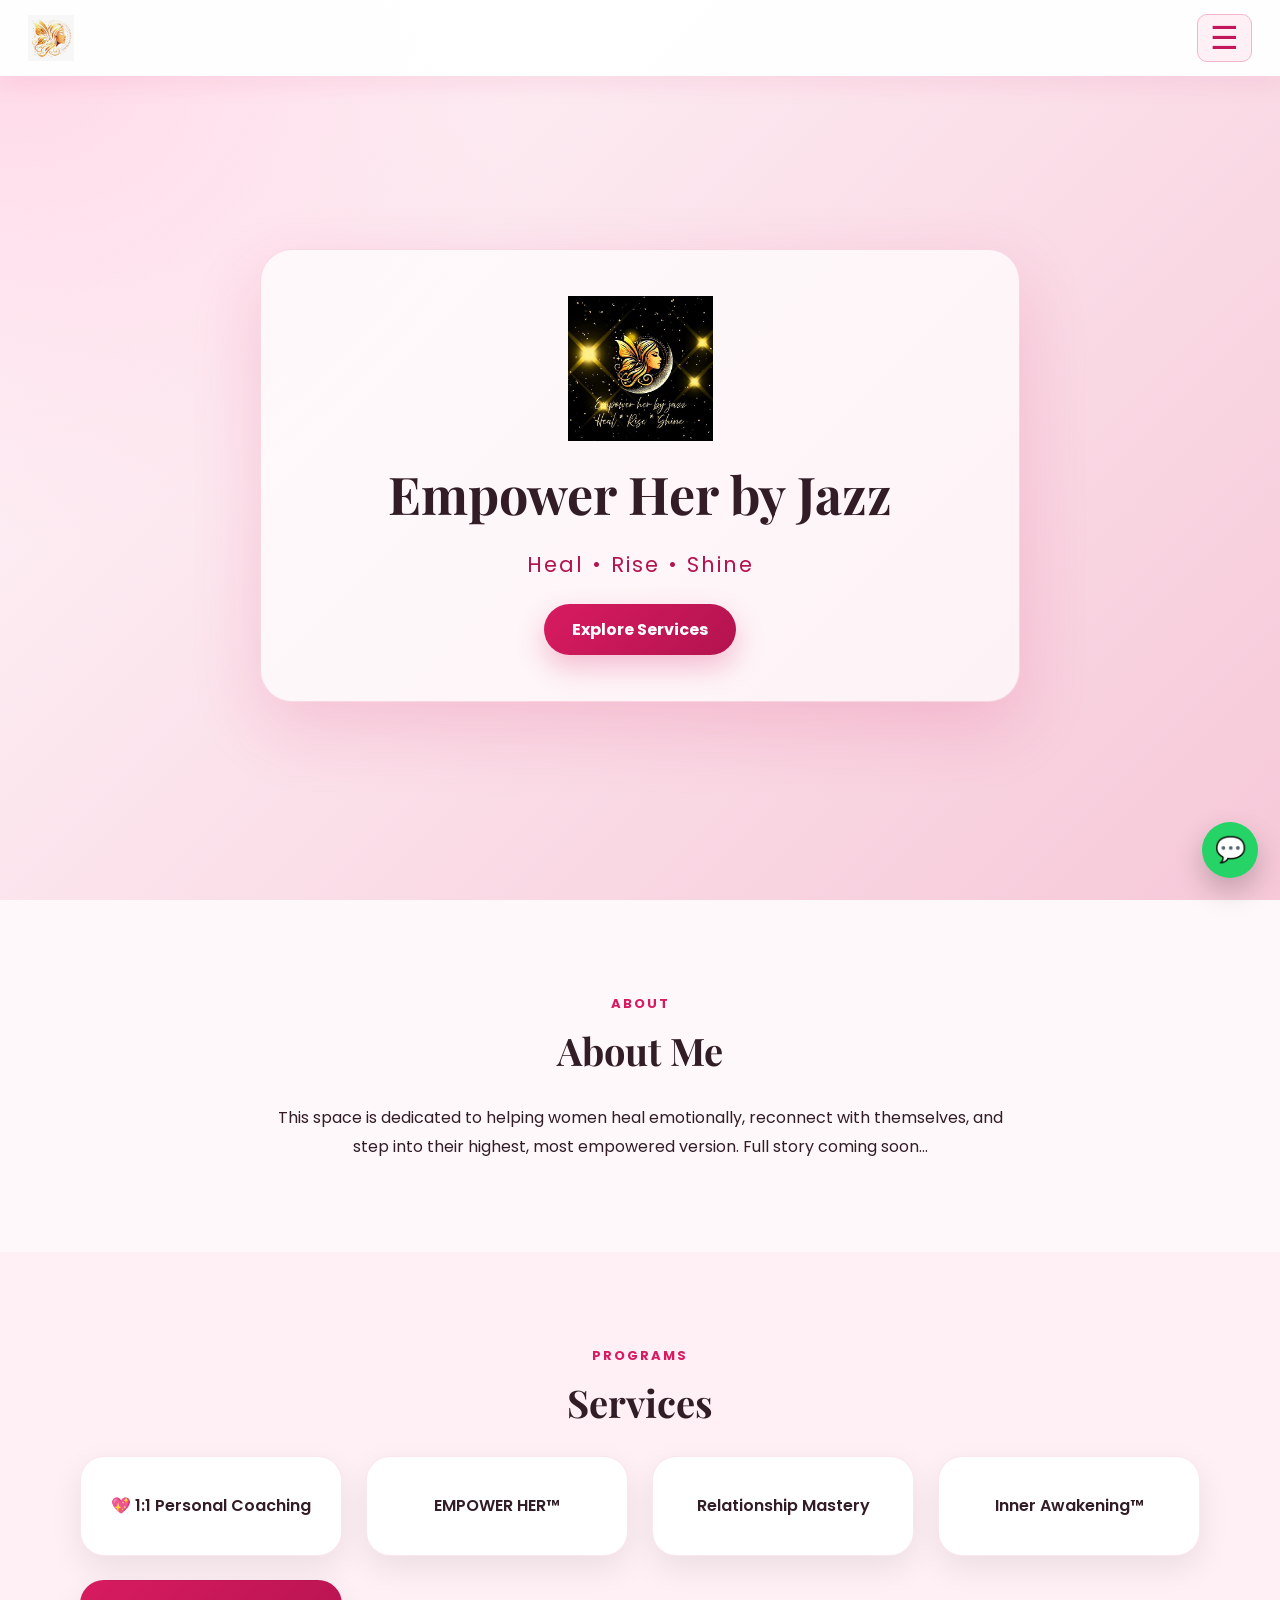
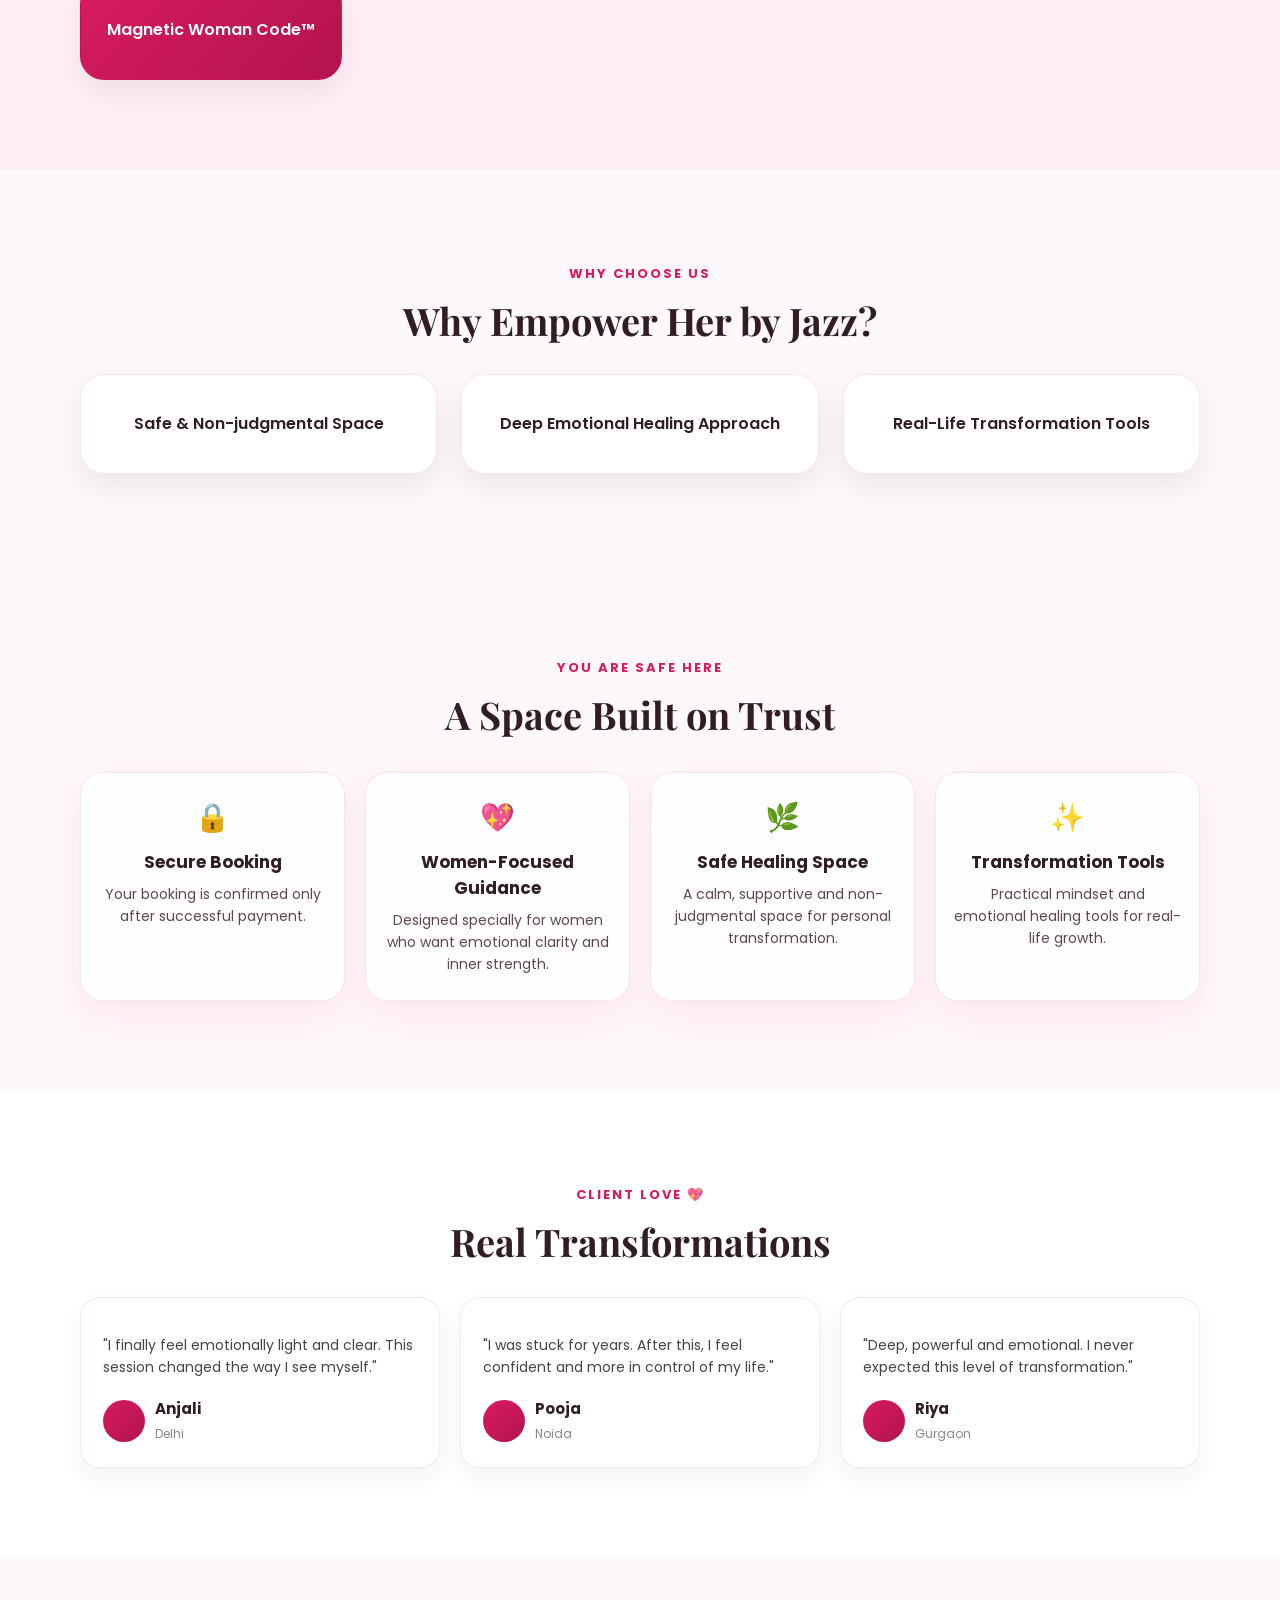
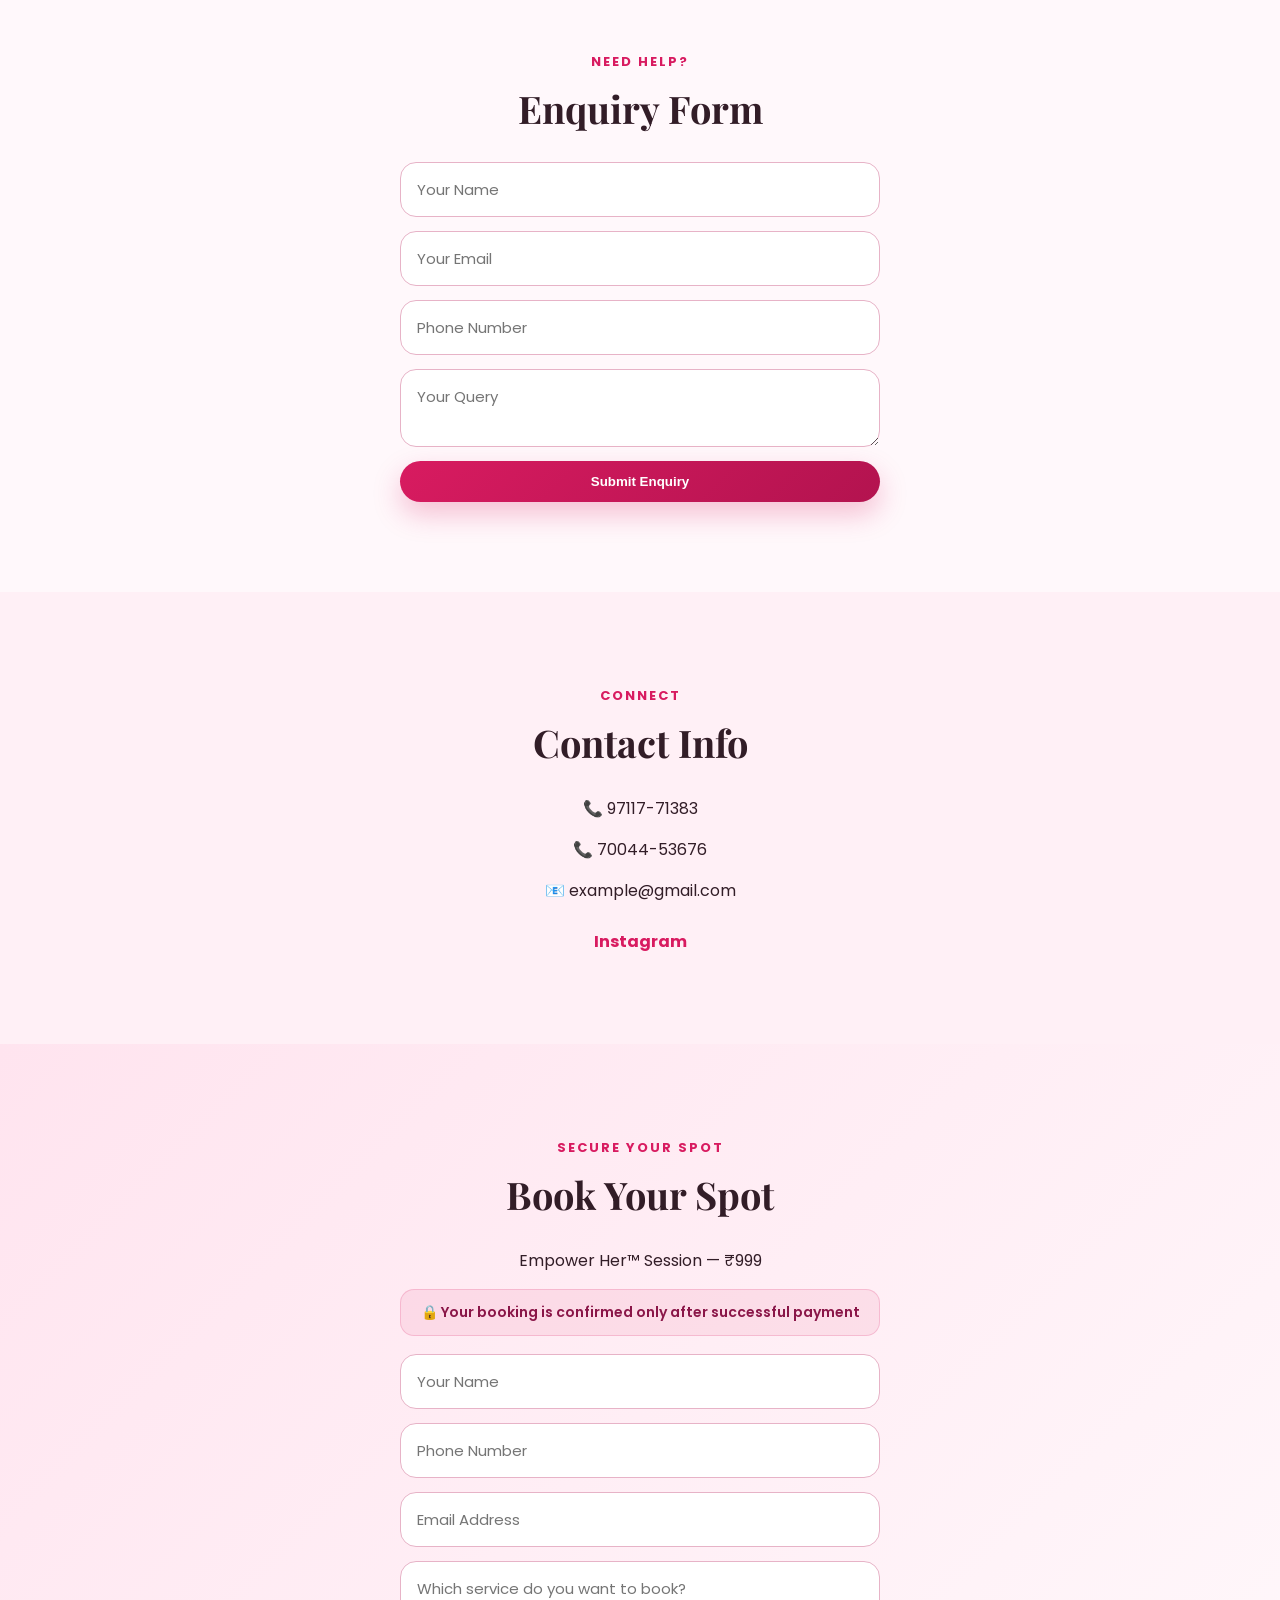
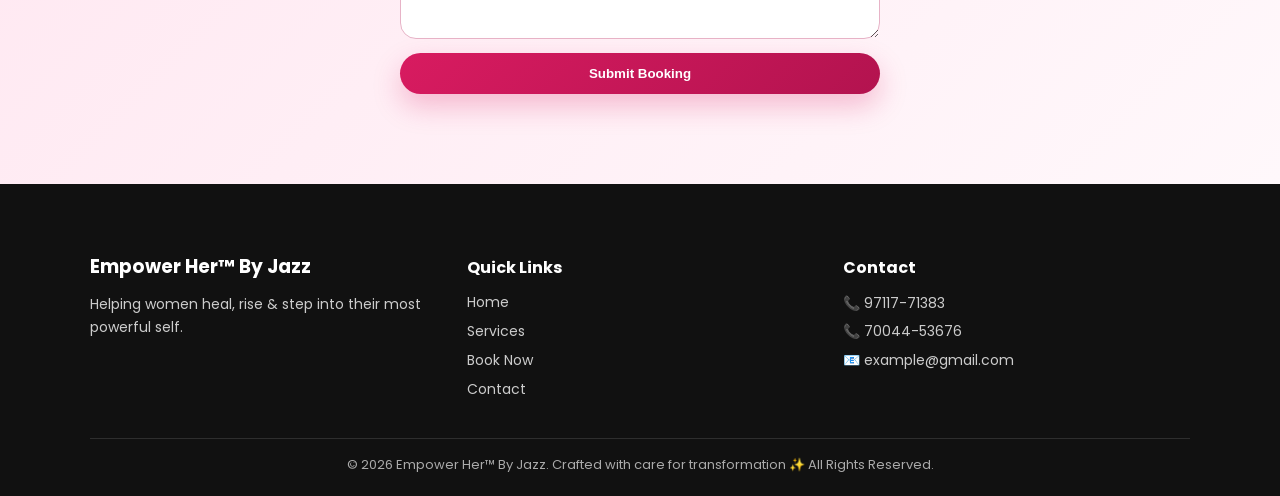
<file: index.html>
<!DOCTYPE html>
<html lang="en">
<head>
<meta charset="UTF-8">
<meta name="viewport" content="width=device-width, initial-scale=1.0">

<title>Empower Her by Jazz</title>

<link href="https://fonts.googleapis.com/css2?family=Playfair+Display:wght@600;700&family=Poppins:wght@300;400;600&display=swap" rel="stylesheet">
<link rel="stylesheet" href="style.css">
</head>

<body>

<header class="navbar">
  <img src="images/logo-main.png" class="nav-logo" alt="Empower Her Logo">

  <button id="menuBtn" class="menu-toggle">☰</button>

  <nav id="navLinks">
    <a href="#home">Home</a>
    <a href="#about">About</a>
    <a href="#services">Services</a>
    <a href="#why">Why Us</a>
    <a href="#testimonials">Testimonials</a>
    <a href="#enquiry">Enquiry</a>
    <a href="#contact">Contact</a>
    <a href="#booking">Book</a>
  </nav>
</header>

<section id="home" class="hero">
  <div class="hero-card">
    <img src="images/logo-full.png" class="hero-logo" alt="Empower Her by Jazz Logo">
    <h1>Empower Her by Jazz</h1>
    <p class="tagline">Heal • Rise • Shine</p>
    <a href="#services" class="btn">Explore Services</a>
  </div>
</section>

<section id="about" class="section">
  <span class="label">About</span>
  <h2>About Me</h2>
  <p class="section-text">
    This space is dedicated to helping women heal emotionally, reconnect with themselves, 
    and step into their highest, most empowered version. Full story coming soon...
  </p>
</section>

<section id="services" class="section soft">
  <span class="label">Programs</span>
  <h2>Services</h2>

  <div class="grid">
    <a href="services/personal-coach.html" class="card">💖 1:1 Personal Coaching</a>
    <a href="services/empower-her.html" class="card">EMPOWER HER™</a>
    <a href="services/relationship.html" class="card">Relationship Mastery</a>
    <a href="services/inner-awakening.html" class="card">Inner Awakening™</a>
    <a href="services/magnetic.html" class="card highlight">Magnetic Woman Code™</a>
  </div>
</section>

<section id="why" class="section">
  <span class="label">Why Choose Us</span>
  <h2>Why Empower Her by Jazz?</h2>

  <div class="grid">
    <div class="card">Safe & Non-judgmental Space</div>
    <div class="card">Deep Emotional Healing Approach</div>
    <div class="card">Real-Life Transformation Tools</div>
  </div>
</section>

 <section id="trust" class="section trust">
  <span class="label">You Are Safe Here</span>
  <h2>A Space Built on Trust</h2>

  <div class="trust-grid">
    <div class="trust-card">
      <div class="trust-icon">🔒</div>
      <h3>Secure Booking</h3>
      <p>Your booking is confirmed only after successful payment.</p>
    </div>

    <div class="trust-card">
      <div class="trust-icon">💖</div>
      <h3>Women-Focused Guidance</h3>
      <p>Designed specially for women who want emotional clarity and inner strength.</p>
    </div>

    <div class="trust-card">
      <div class="trust-icon">🌿</div>
      <h3>Safe Healing Space</h3>
      <p>A calm, supportive and non-judgmental space for personal transformation.</p>
    </div>

    <div class="trust-card">
      <div class="trust-icon">✨</div>
      <h3>Transformation Tools</h3>
      <p>Practical mindset and emotional healing tools for real-life growth.</p>
    </div>
  </div>
</section>

<section id="testimonials" class="section testimonials">
  <span class="label">Client Love 💖</span>
  <h2>Real Transformations</h2>

  <div class="testimonial-container">

    <div class="testimonial-card">
      <p class="review">
        "I finally feel emotionally light and clear. This session changed the way I see myself."
      </p>
      <div class="user">
        <div class="avatar"></div>
        <div>
          <h4>Anjali</h4>
          <span>Delhi</span>
        </div>
      </div>
    </div>

    <div class="testimonial-card">
      <p class="review">
        "I was stuck for years. After this, I feel confident and more in control of my life."
      </p>
      <div class="user">
        <div class="avatar"></div>
        <div>
          <h4>Pooja</h4>
          <span>Noida</span>
        </div>
      </div>
    </div>

    <div class="testimonial-card">
      <p class="review">
        "Deep, powerful and emotional. I never expected this level of transformation."
      </p>
      <div class="user">
        <div class="avatar"></div>
        <div>
          <h4>Riya</h4>
          <span>Gurgaon</span>
        </div>
      </div>
    </div>

  </div>
</section>

<section id="enquiry" class="section">
  <span class="label">Need Help?</span>
  <h2>Enquiry Form</h2>

  <form id="enquiryForm" class="form">
    <input type="hidden" name="formType" value="Enquiry Form">
    <input type="text" name="name" placeholder="Your Name" required>
    <input type="email" name="email" placeholder="Your Email" required>
    <input type="tel" name="phone" placeholder="Phone Number">
    <textarea name="message" placeholder="Your Query"></textarea>
    <button class="btn" type="submit">Submit Enquiry</button>
  </form>
</section>

<section id="contact" class="section soft">
  <span class="label">Connect</span>
  <h2>Contact Info</h2>

  <p>📞 97117-71383</p>
  <p>📞 70044-53676</p>
  <p>📧 example@gmail.com</p>

  <a href="https://www.instagram.com/empowerherbyjazz?igsh=YXNoMzhrZHA4aTlt" target="_blank" class="insta">
    Instagram
  </a>
</section>

<section id="booking" class="section booking">
  <span class="label">Secure Your Spot</span>
  <h2>Book Your Spot</h2>

  <p class="price">Empower Her™ Session — ₹999</p>
  <p class="payment-note">🔒 Your booking is confirmed only after successful payment</p>

  <form id="bookingForm" class="form">
    <input type="hidden" name="formType" value="Booking Form">
    <input type="text" name="name" placeholder="Your Name" required>
    <input type="tel" name="phone" placeholder="Phone Number" required>
    <input type="email" name="email" placeholder="Email Address">
    <textarea name="message" placeholder="Which service do you want to book?"></textarea>
    <button class="btn" type="submit">Submit Booking</button>
  </form>
</section>

<footer class="site-footer">
  <div class="site-footer-container">

    <div class="site-footer-brand">
      <h3>Empower Her™ By Jazz</h3>
      <p>Helping women heal, rise & step into their most powerful self.</p>
    </div>

    <div class="site-footer-links">
      <h4>Quick Links</h4>
      <a href="#home">Home</a>
      <a href="#services">Services</a>
      <a href="#booking">Book Now</a>
      <a href="#contact">Contact</a>
    </div>

    <div class="site-footer-contact">
      <h4>Contact</h4>
      <p>📞 97117-71383</p>
      <p>📞 70044-53676</p>
      <p>📧 example@gmail.com</p>
    </div>

  </div>

  <div class="site-footer-bottom">
    <p>© 2026 Empower Her™ By Jazz. Crafted with care for transformation ✨ All Rights Reserved.</p>
  </div>
</footer>

<a href="https://wa.me/919711771383?text=Hi%2C%20I%20want%20to%20book%20a%20coaching%20session." class="whatsapp" target="_blank">💬</a>

<script src="https://checkout.razorpay.com/v1/checkout.js"></script>
<script src="script.js"></script>

</body>
</html>
</file>
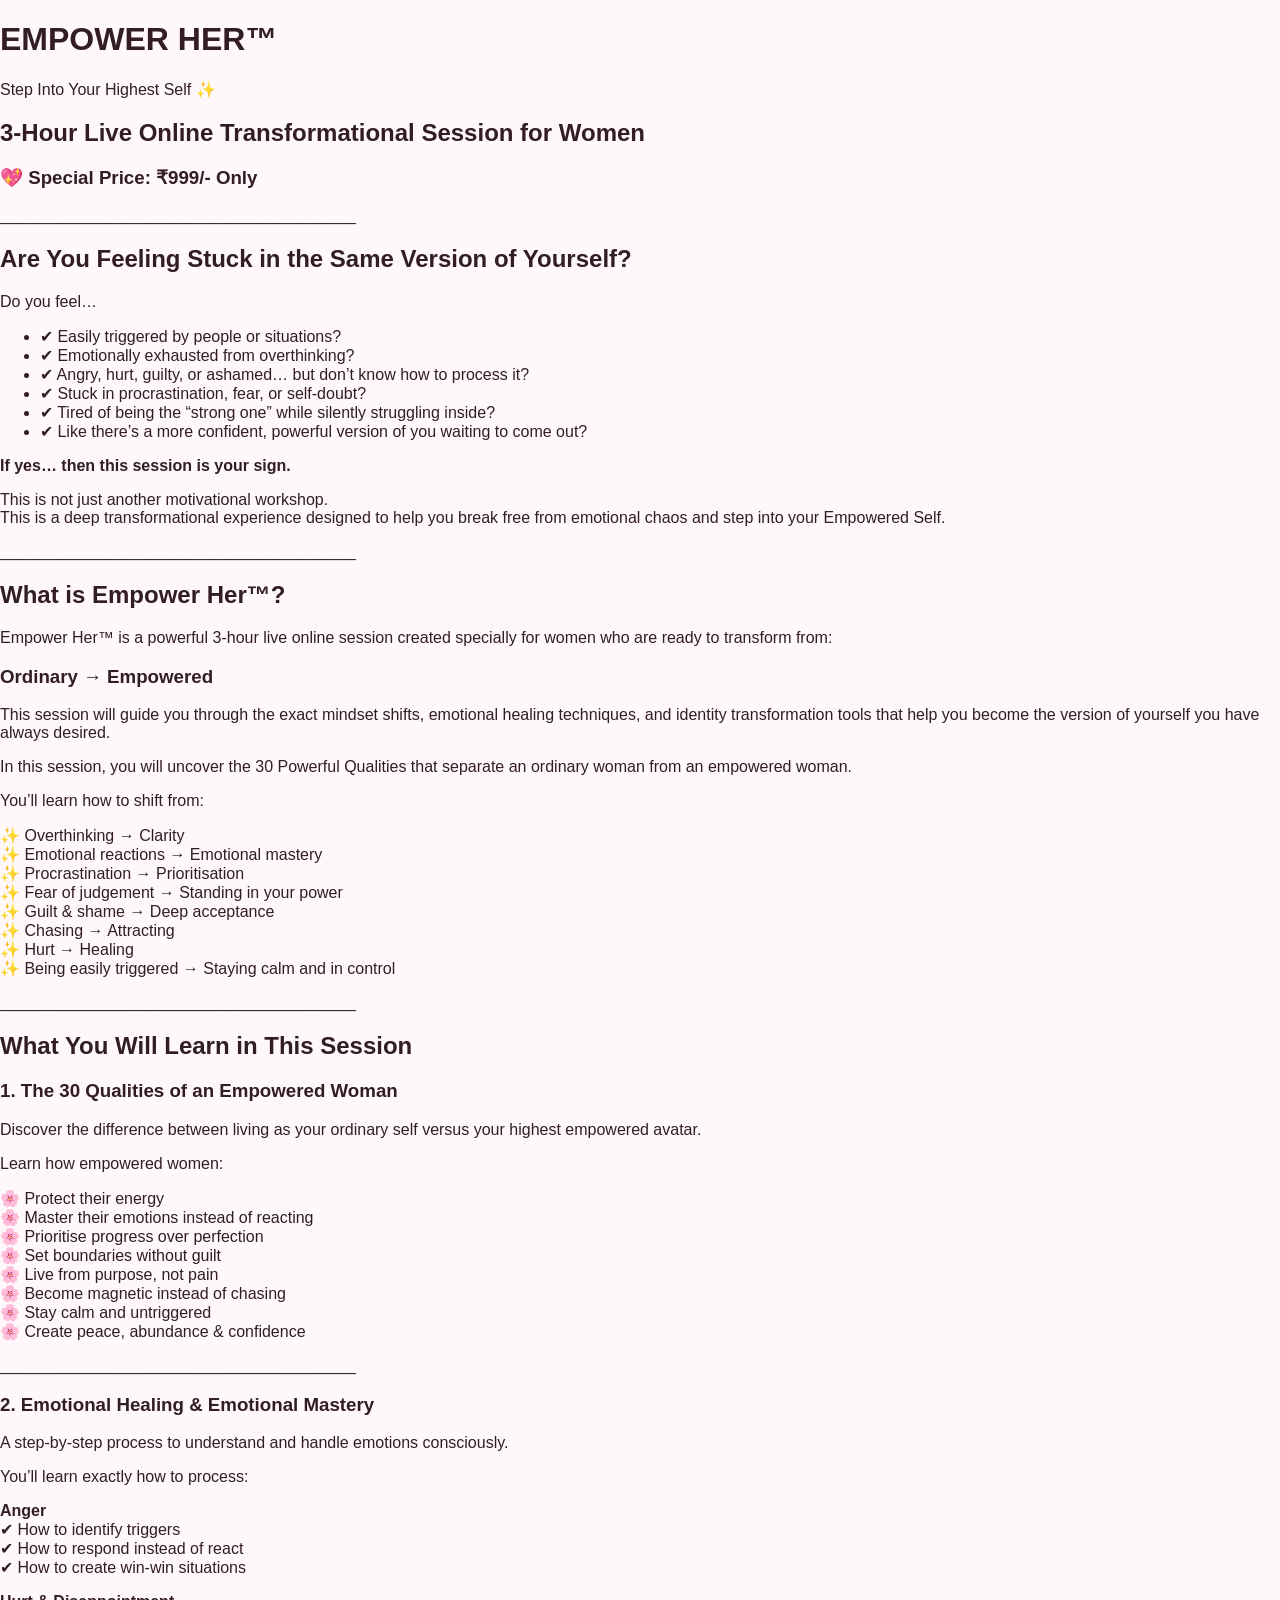
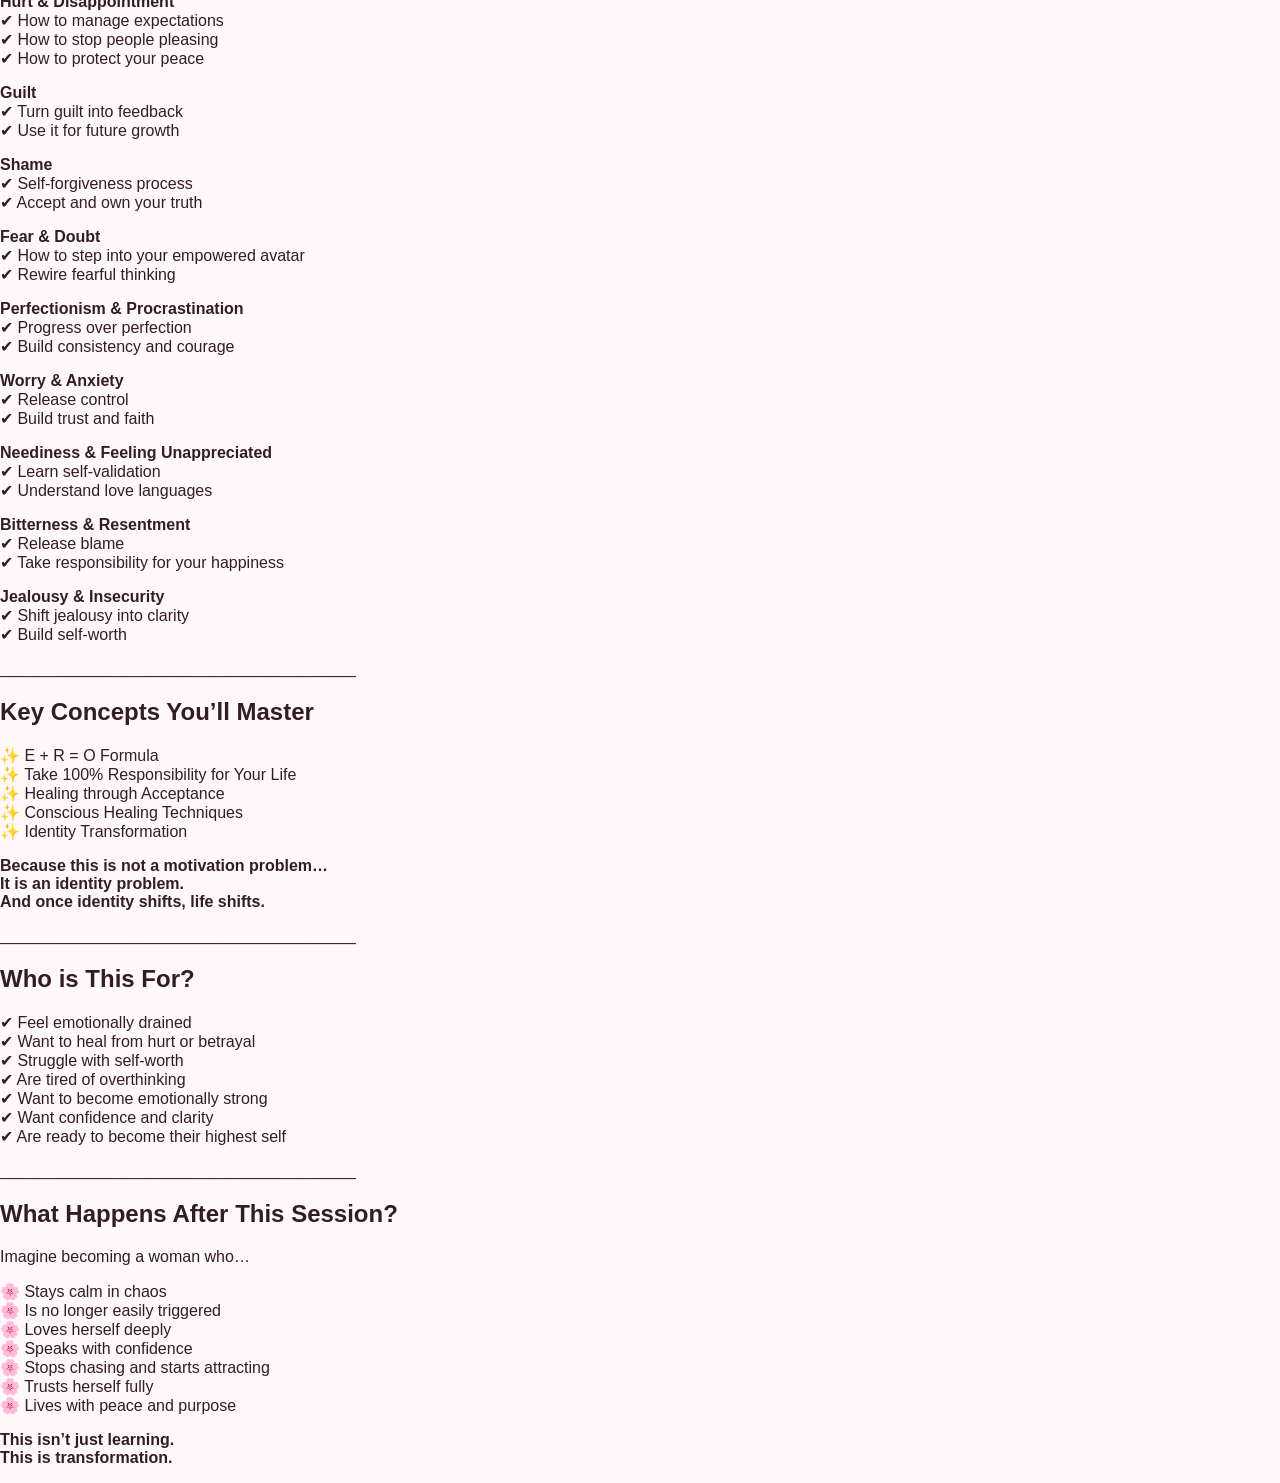
<file: empower-her.html>
<!DOCTYPE html>
<html lang="en">
<head>
<meta charset="UTF-8">
<title>Empower Her™ Service</title>
<meta name="viewport" content="width=device-width, initial-scale=1.0">
<link rel="stylesheet" href="style.css">
</head>

<body>

<header class="service-header">
  <h1>EMPOWER HER™</h1>
  <p>Step Into Your Highest Self ✨</p>
</header>

<section class="price-banner">
  <h2>3-Hour Live Online Transformational Session for Women</h2>
  <h3>💖 Special Price: ₹999/- Only</h3>
</section>

<section class="content">

<p class="divider">________________________________________</p>

<h2>Are You Feeling Stuck in the Same Version of Yourself?</h2>

<p>Do you feel…</p>
<ul>
<li>✔ Easily triggered by people or situations?</li>
<li>✔ Emotionally exhausted from overthinking?</li>
<li>✔ Angry, hurt, guilty, or ashamed… but don’t know how to process it?</li>
<li>✔ Stuck in procrastination, fear, or self-doubt?</li>
<li>✔ Tired of being the “strong one” while silently struggling inside?</li>
<li>✔ Like there’s a more confident, powerful version of you waiting to come out?</li>
</ul>

<p><b>If yes… then this session is your sign.</b></p>

<p>This is not just another motivational workshop.<br>
This is a deep transformational experience designed to help you break free from emotional chaos and step into your Empowered Self.</p>

<p class="divider">________________________________________</p>

<h2>What is Empower Her™?</h2>

<p>Empower Her™ is a powerful 3-hour live online session created specially for women who are ready to transform from:</p>

<h3>Ordinary → Empowered</h3>

<p>This session will guide you through the exact mindset shifts, emotional healing techniques, and identity transformation tools that help you become the version of yourself you have always desired.</p>

<p>In this session, you will uncover the 30 Powerful Qualities that separate an ordinary woman from an empowered woman.</p>

<p>You’ll learn how to shift from:</p>

<p>✨ Overthinking → Clarity<br>
✨ Emotional reactions → Emotional mastery<br>
✨ Procrastination → Prioritisation<br>
✨ Fear of judgement → Standing in your power<br>
✨ Guilt & shame → Deep acceptance<br>
✨ Chasing → Attracting<br>
✨ Hurt → Healing<br>
✨ Being easily triggered → Staying calm and in control</p>

<p class="divider">________________________________________</p>

<h2>What You Will Learn in This Session</h2>

<h3>1. The 30 Qualities of an Empowered Woman</h3>

<p>Discover the difference between living as your ordinary self versus your highest empowered avatar.</p>

<p>Learn how empowered women:</p>

<p>🌸 Protect their energy<br>
🌸 Master their emotions instead of reacting<br>
🌸 Prioritise progress over perfection<br>
🌸 Set boundaries without guilt<br>
🌸 Live from purpose, not pain<br>
🌸 Become magnetic instead of chasing<br>
🌸 Stay calm and untriggered<br>
🌸 Create peace, abundance & confidence</p>

<p class="divider">________________________________________</p>

<h3>2. Emotional Healing & Emotional Mastery</h3>

<p>A step-by-step process to understand and handle emotions consciously.</p>

<p>You’ll learn exactly how to process:</p>

<p><b>Anger</b><br>
✔ How to identify triggers<br>
✔ How to respond instead of react<br>
✔ How to create win-win situations</p>

<p><b>Hurt & Disappointment</b><br>
✔ How to manage expectations<br>
✔ How to stop people pleasing<br>
✔ How to protect your peace</p>

<p><b>Guilt</b><br>
✔ Turn guilt into feedback<br>
✔ Use it for future growth</p>

<p><b>Shame</b><br>
✔ Self-forgiveness process<br>
✔ Accept and own your truth</p>

<p><b>Fear & Doubt</b><br>
✔ How to step into your empowered avatar<br>
✔ Rewire fearful thinking</p>

<p><b>Perfectionism & Procrastination</b><br>
✔ Progress over perfection<br>
✔ Build consistency and courage</p>

<p><b>Worry & Anxiety</b><br>
✔ Release control<br>
✔ Build trust and faith</p>

<p><b>Neediness & Feeling Unappreciated</b><br>
✔ Learn self-validation<br>
✔ Understand love languages</p>

<p><b>Bitterness & Resentment</b><br>
✔ Release blame<br>
✔ Take responsibility for your happiness</p>

<p><b>Jealousy & Insecurity</b><br>
✔ Shift jealousy into clarity<br>
✔ Build self-worth</p>

<p class="divider">________________________________________</p>

<h2>Key Concepts You’ll Master</h2>

<p>✨ E + R = O Formula<br>
✨ Take 100% Responsibility for Your Life<br>
✨ Healing through Acceptance<br>
✨ Conscious Healing Techniques<br>
✨ Identity Transformation</p>

<p><b>Because this is not a motivation problem…<br>
It is an identity problem.<br>
And once identity shifts, life shifts.</b></p>

<p class="divider">________________________________________</p>

<h2>Who is This For?</h2>

<p>✔ Feel emotionally drained<br>
✔ Want to heal from hurt or betrayal<br>
✔ Struggle with self-worth<br>
✔ Are tired of overthinking<br>
✔ Want to become emotionally strong<br>
✔ Want confidence and clarity<br>
✔ Are ready to become their highest self</p>

<p class="divider">________________________________________</p>

<h2>What Happens After This Session?</h2>

<p>Imagine becoming a woman who…</p>

<p>🌸 Stays calm in chaos<br>
🌸 Is no longer easily triggered<br>
🌸 Loves herself deeply<br>
🌸 Speaks with confidence<br>
🌸 Stops chasing and starts attracting<br>
🌸 Trusts herself fully<br>
🌸 Lives with peace and purpose</p>

<p><b>This isn’t just learning.<br>This is transformation.</b></p>

</section>

</body>
</html>
</file>
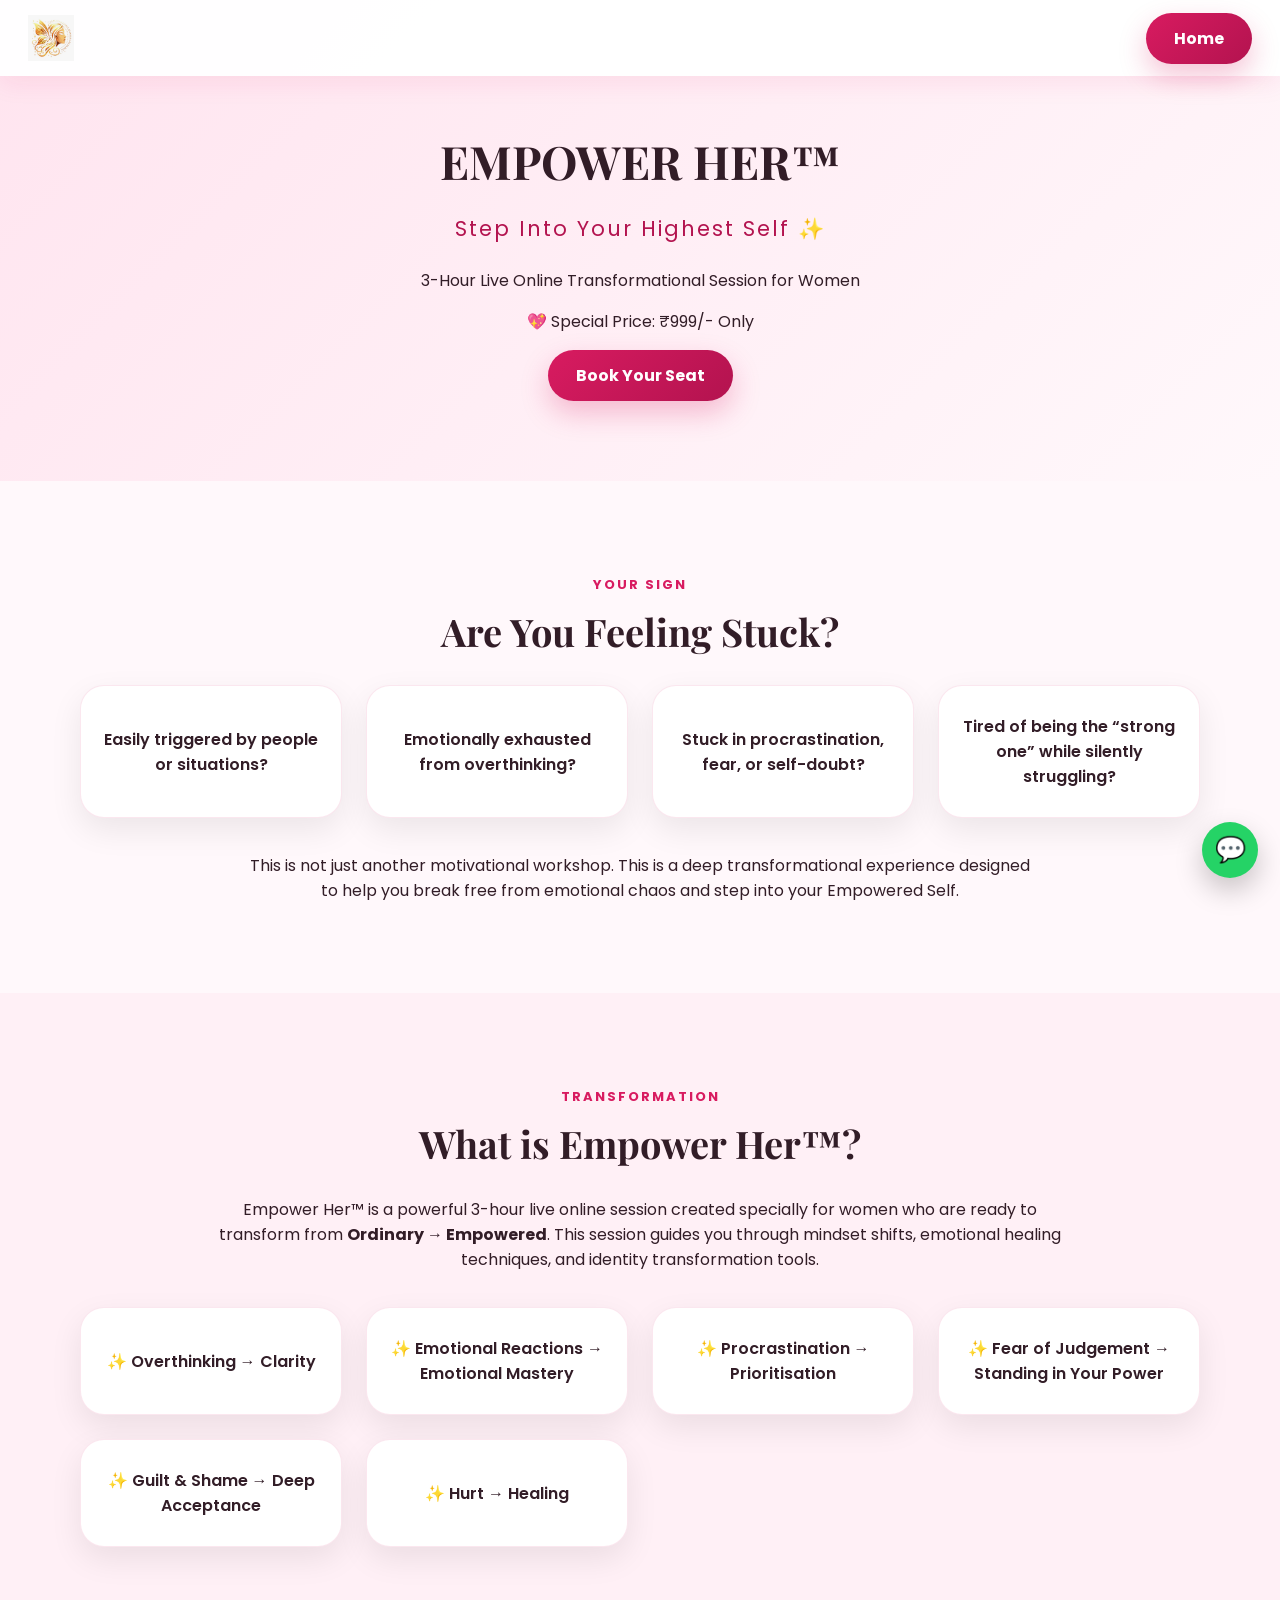
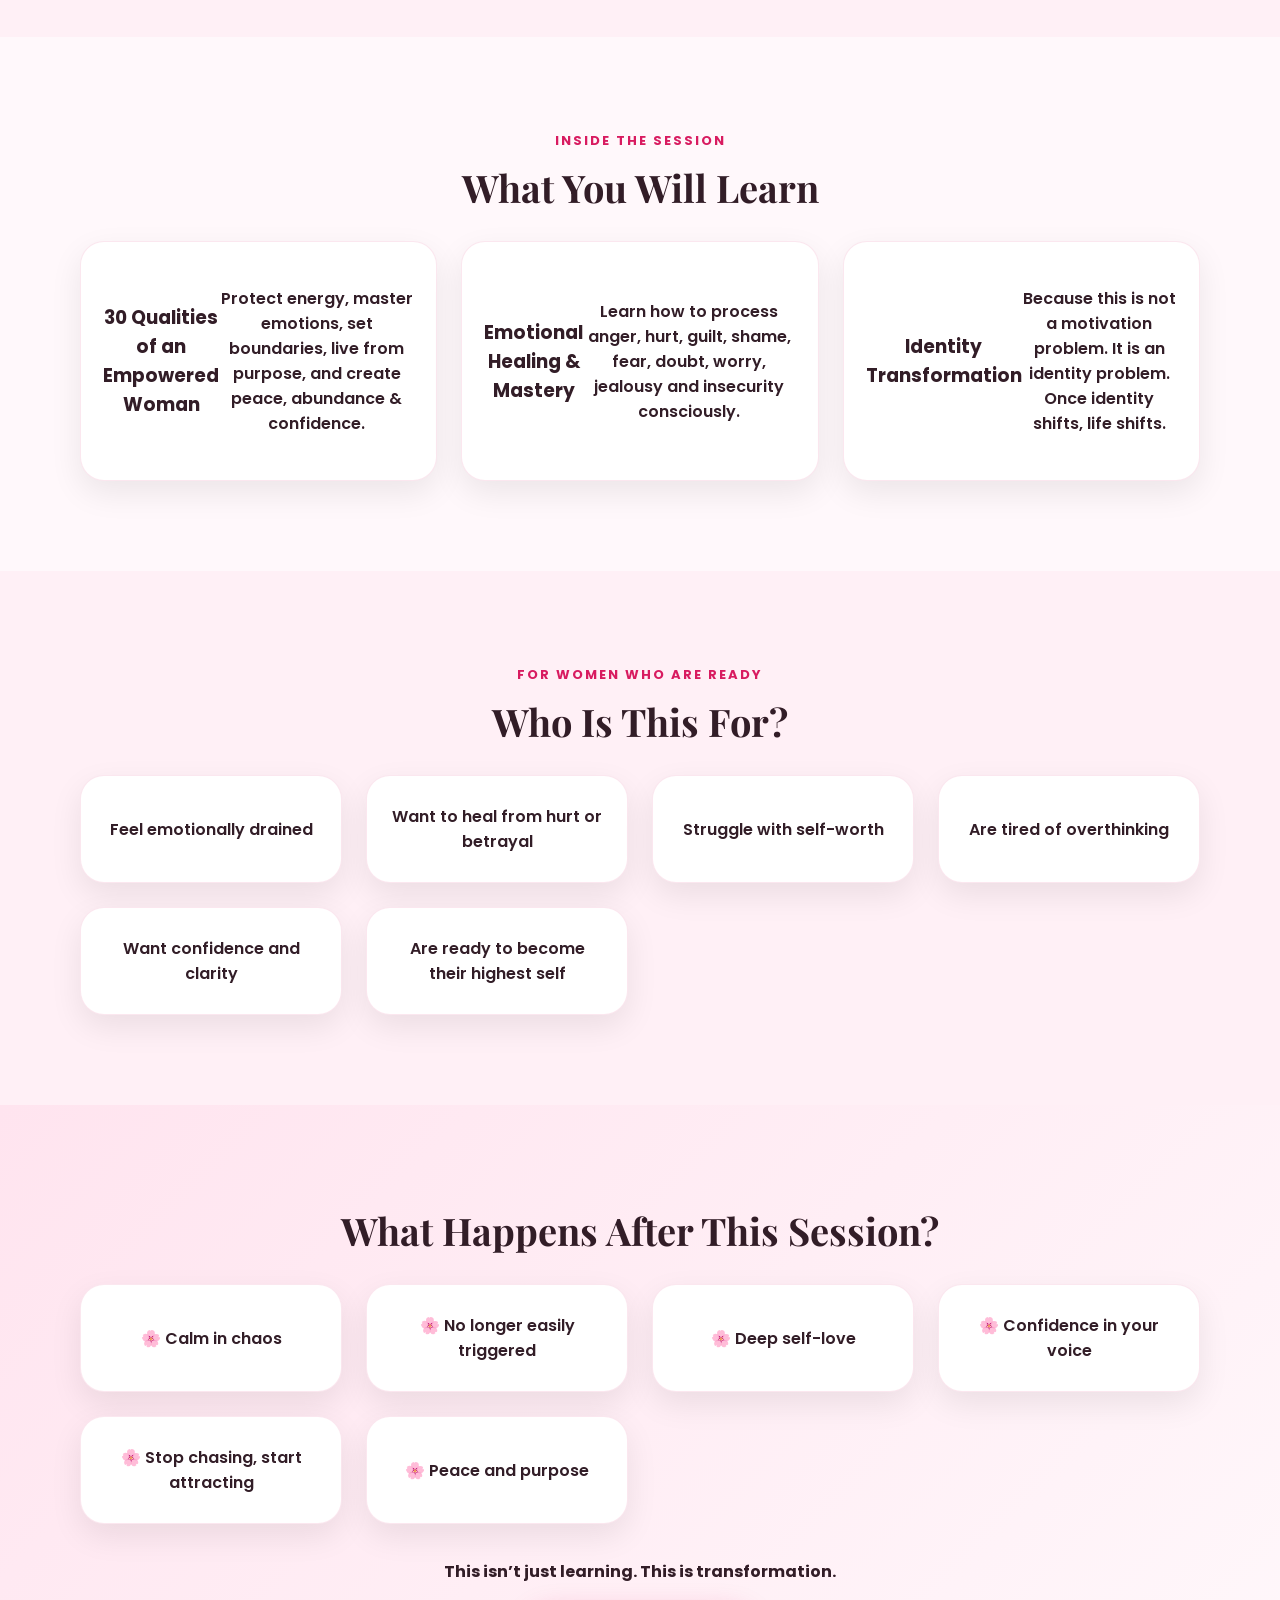
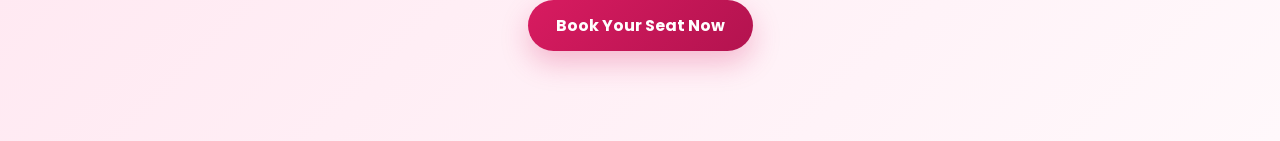
<file: services/empower-her.html>
<!DOCTYPE html>
<html lang="en">
<head>
<meta charset="UTF-8">
<meta name="viewport" content="width=device-width, initial-scale=1.0">

<title>Empower Her™</title>
<link href="https://fonts.googleapis.com/css2?family=Playfair+Display:wght@600;700&family=Poppins:wght@300;400;600&display=swap" rel="stylesheet">
<link rel="stylesheet" href="../style.css">
</head>

<body>

<header class="navbar">
  <img src="../images/logo-main.png" class="logo" alt="Empower Her Logo">
  <a href="../index.html" class="btn">Home</a>
</header>

<section class="hero service-hero">
  <div class="hero-overlay"></div>

  <div class="hero-inner reveal">
    <h1>EMPOWER HER™</h1>
    <p class="tagline">Step Into Your Highest Self ✨</p>
    <p>3-Hour Live Online Transformational Session for Women</p>
    <p class="price">💖 Special Price: ₹999/- Only</p>
    <a href="../index.html#booking" class="btn">Book Your Seat</a>
  </div>
</section>

<section class="section reveal">
  <span class="section-label">Your Sign</span>
  <h2>Are You Feeling Stuck?</h2>

  <div class="grid">
    <div class="card">Easily triggered by people or situations?</div>
    <div class="card">Emotionally exhausted from overthinking?</div>
    <div class="card">Stuck in procrastination, fear, or self-doubt?</div>
    <div class="card">Tired of being the “strong one” while silently struggling?</div>
  </div>

  <p style="max-width:800px;margin:35px auto 0;">
    This is not just another motivational workshop. This is a deep transformational experience designed to help you break free from emotional chaos and step into your Empowered Self.
  </p>
</section>

<section class="section alt reveal">
  <span class="section-label">Transformation</span>
  <h2>What is Empower Her™?</h2>

  <p style="max-width:850px;margin:auto;">
    Empower Her™ is a powerful 3-hour live online session created specially for women who are ready to transform from <b>Ordinary → Empowered</b>. This session guides you through mindset shifts, emotional healing techniques, and identity transformation tools.
  </p>

  <div class="grid" style="margin-top:35px;">
    <div class="card">✨ Overthinking → Clarity</div>
    <div class="card">✨ Emotional Reactions → Emotional Mastery</div>
    <div class="card">✨ Procrastination → Prioritisation</div>
    <div class="card">✨ Fear of Judgement → Standing in Your Power</div>
    <div class="card">✨ Guilt & Shame → Deep Acceptance</div>
    <div class="card">✨ Hurt → Healing</div>
  </div>
</section>

<section class="section reveal">
  <span class="section-label">Inside The Session</span>
  <h2>What You Will Learn</h2>

  <div class="grid">
    <div class="card">
      <h3>30 Qualities of an Empowered Woman</h3>
      <p>Protect energy, master emotions, set boundaries, live from purpose, and create peace, abundance & confidence.</p>
    </div>

    <div class="card">
      <h3>Emotional Healing & Mastery</h3>
      <p>Learn how to process anger, hurt, guilt, shame, fear, doubt, worry, jealousy and insecurity consciously.</p>
    </div>

    <div class="card">
      <h3>Identity Transformation</h3>
      <p>Because this is not a motivation problem. It is an identity problem. Once identity shifts, life shifts.</p>
    </div>
  </div>
</section>

<section class="section alt reveal">
  <span class="section-label">For Women Who Are Ready</span>
  <h2>Who Is This For?</h2>

  <div class="grid">
    <div class="card">Feel emotionally drained</div>
    <div class="card">Want to heal from hurt or betrayal</div>
    <div class="card">Struggle with self-worth</div>
    <div class="card">Are tired of overthinking</div>
    <div class="card">Want confidence and clarity</div>
    <div class="card">Are ready to become their highest self</div>
  </div>
</section>

<section class="section booking-section reveal">
  <h2>What Happens After This Session?</h2>

  <div class="grid">
    <div class="card">🌸 Calm in chaos</div>
    <div class="card">🌸 No longer easily triggered</div>
    <div class="card">🌸 Deep self-love</div>
    <div class="card">🌸 Confidence in your voice</div>
    <div class="card">🌸 Stop chasing, start attracting</div>
    <div class="card">🌸 Peace and purpose</div>
  </div>

  <p style="margin-top:35px;"><b>This isn’t just learning. This is transformation.</b></p>
  <a href="../index.html#booking" class="btn">Book Your Seat Now</a>
</section>

<a href="https://wa.me/919711771383?text=Hi%2C%20I%20want%20to%20book%20Empower%20Her%20session." class="whatsapp" target="_blank">💬</a>

<script src="../script.js"></script>
</body>
</html>
</file>
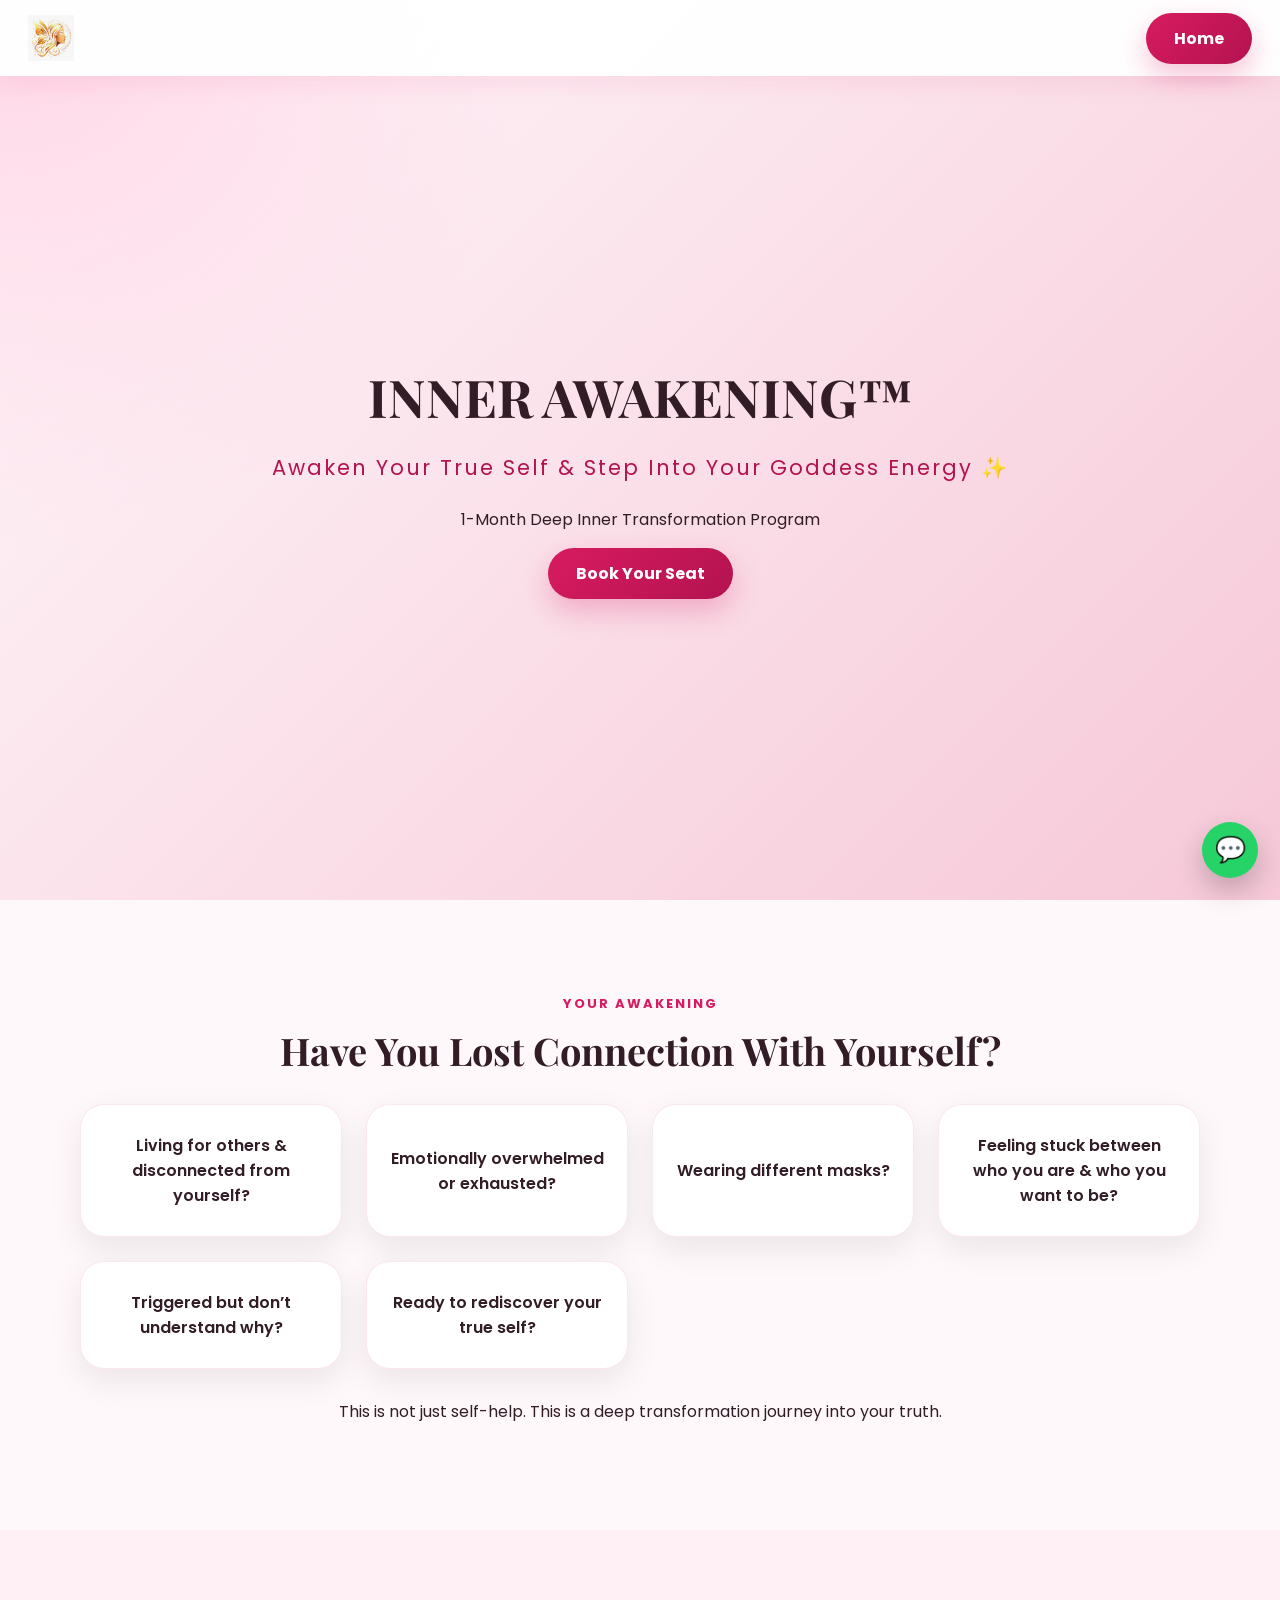
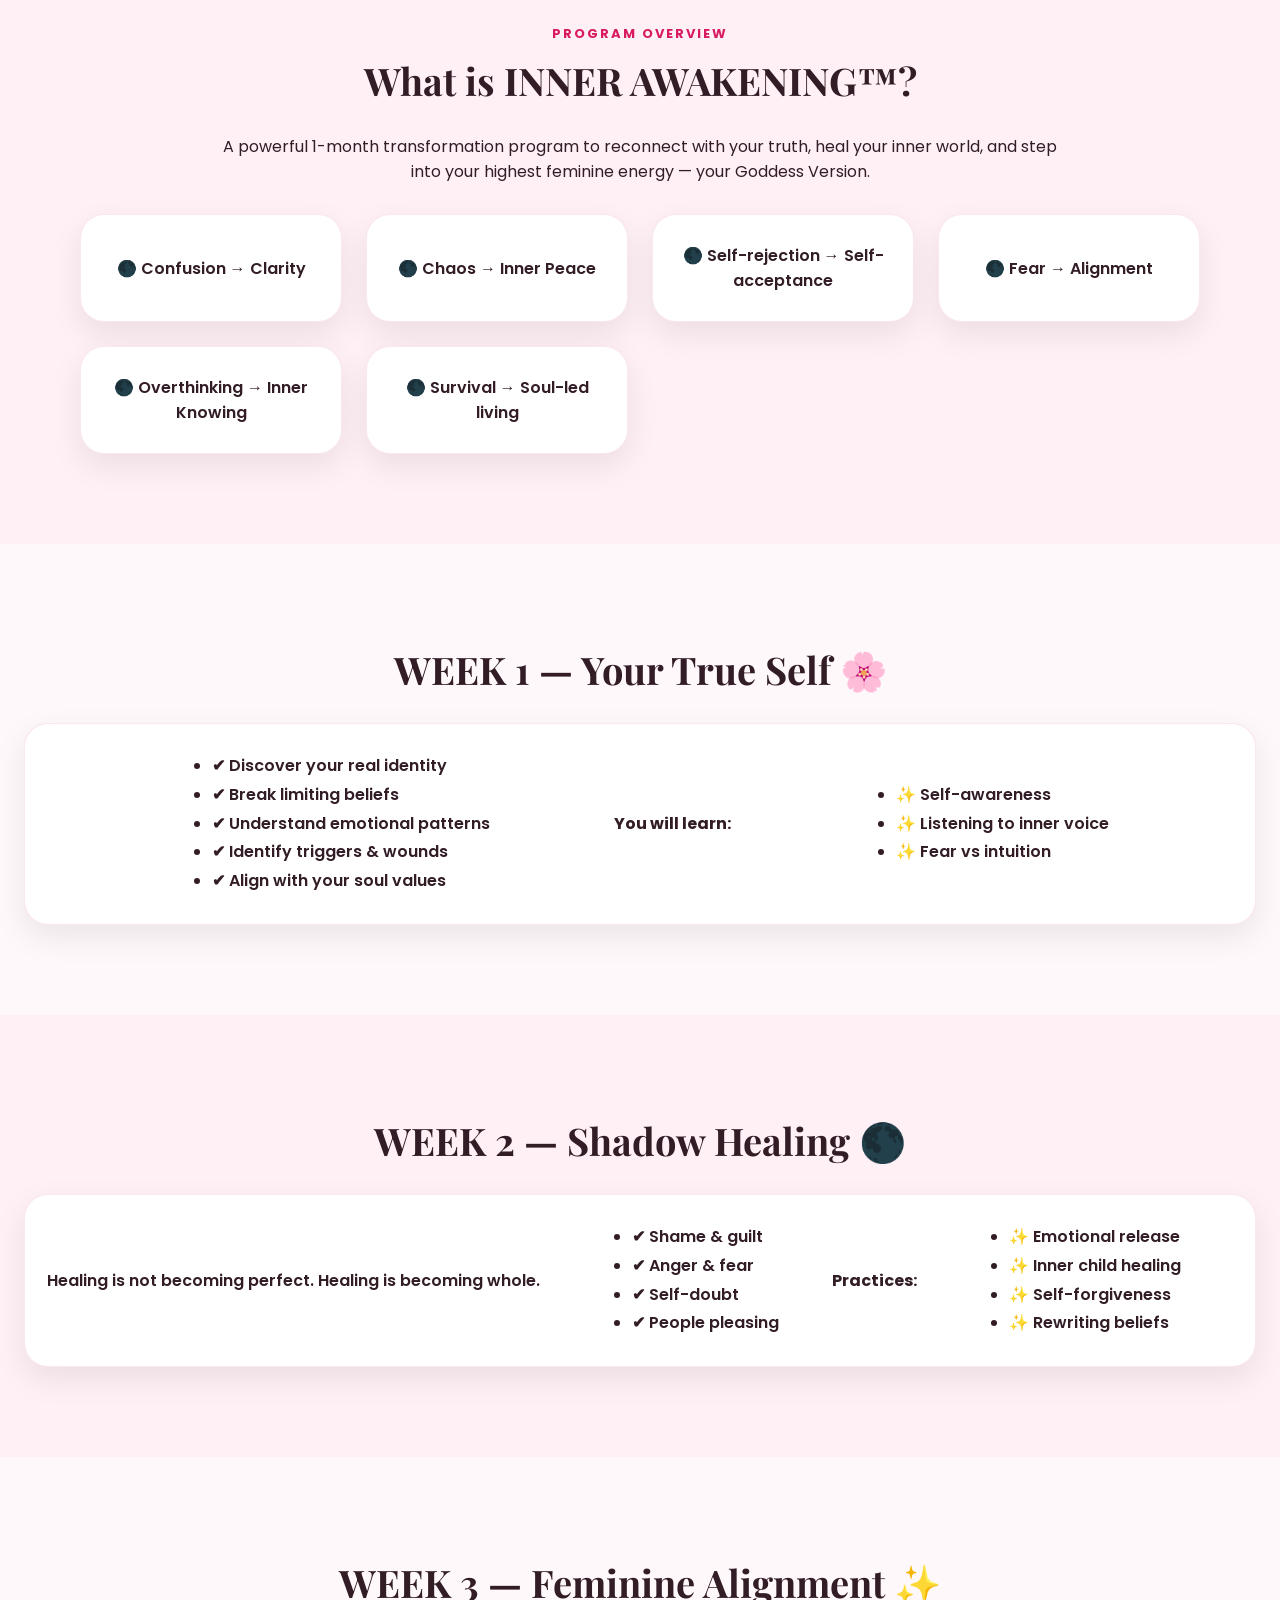
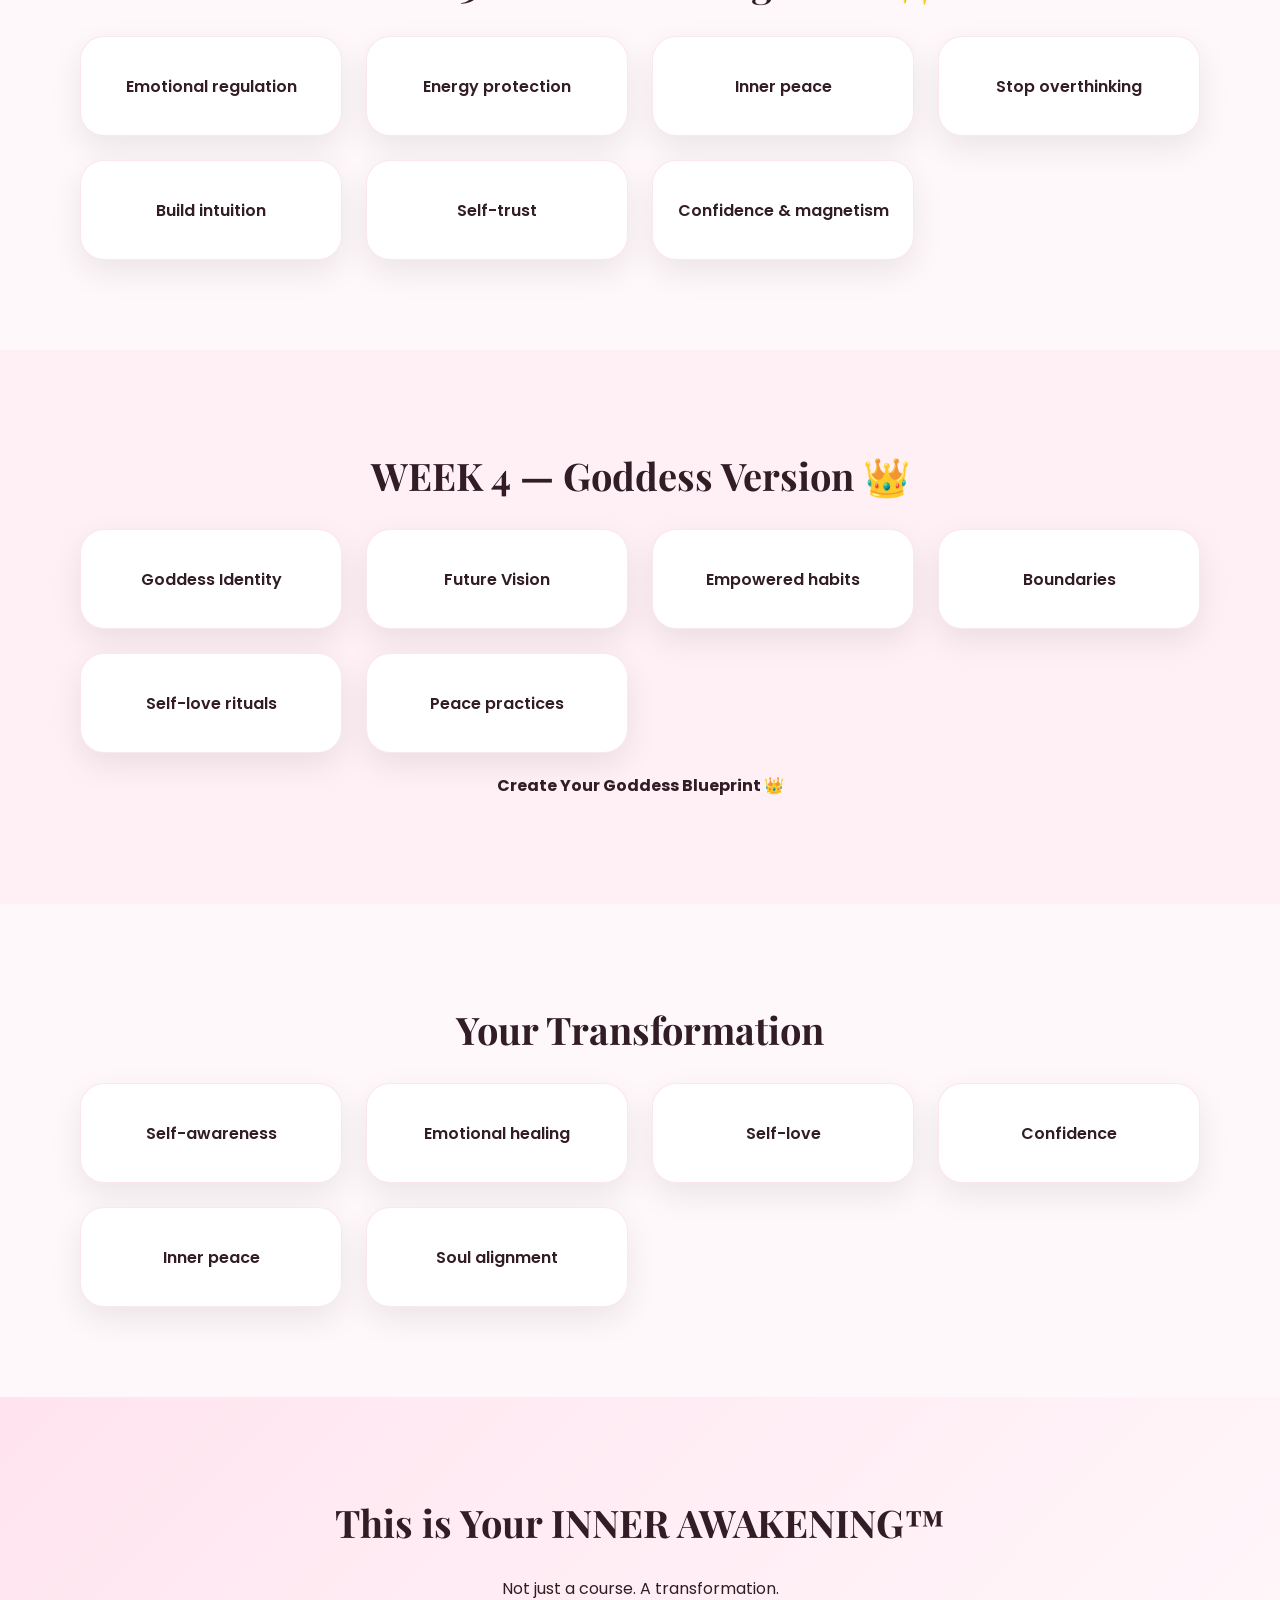
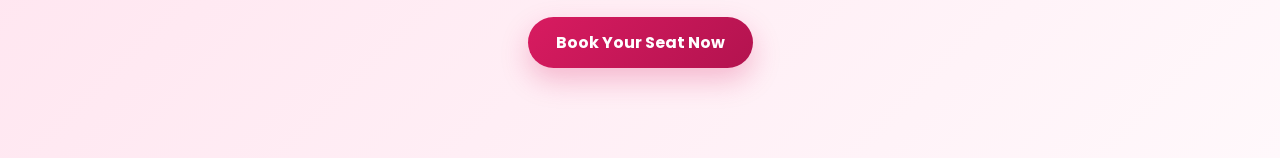
<file: services/inner-awakening.html>
<!DOCTYPE html>
<html lang="en">
<head>
<meta charset="UTF-8">
<meta name="viewport" content="width=device-width, initial-scale=1.0">

<title>Inner Awakening™</title>

<link href="https://fonts.googleapis.com/css2?family=Playfair+Display:wght@600;700&family=Poppins:wght@300;400;600&display=swap" rel="stylesheet">
<link rel="stylesheet" href="../style.css">

</head>

<body>

<header class="navbar">
  <img src="../images/logo-main.png" class="logo">
  <a href="../index.html" class="btn">Home</a>
</header>

<!-- HERO -->
<section class="hero">
  <div class="hero-overlay"></div>

  <div class="hero-inner reveal">
    <h1>INNER AWAKENING™</h1>
    <p class="tagline">Awaken Your True Self & Step Into Your Goddess Energy ✨</p>
    <p>1-Month Deep Inner Transformation Program</p>

    <a href="../index.html#booking" class="btn">Book Your Seat</a>
  </div>
</section>

<!-- INTRO -->
<section class="section reveal">
  <span class="section-label">Your Awakening</span>
  <h2>Have You Lost Connection With Yourself?</h2>

  <div class="grid">
    <div class="card">Living for others & disconnected from yourself?</div>
    <div class="card">Emotionally overwhelmed or exhausted?</div>
    <div class="card">Wearing different masks?</div>
    <div class="card">Feeling stuck between who you are & who you want to be?</div>
    <div class="card">Triggered but don’t understand why?</div>
    <div class="card">Ready to rediscover your true self?</div>
  </div>

  <p style="margin-top:30px;">
    This is not just self-help. This is a deep transformation journey into your truth.
  </p>
</section>

<!-- WHAT IS -->
<section class="section alt reveal">
  <span class="section-label">Program Overview</span>
  <h2>What is INNER AWAKENING™?</h2>

  <p style="max-width:850px;margin:auto;">
    A powerful 1-month transformation program to reconnect with your truth, heal your inner world, and step into your highest feminine energy — your Goddess Version.
  </p>

  <div class="grid" style="margin-top:30px;">
    <div class="card">🌑 Confusion → Clarity</div>
    <div class="card">🌑 Chaos → Inner Peace</div>
    <div class="card">🌑 Self-rejection → Self-acceptance</div>
    <div class="card">🌑 Fear → Alignment</div>
    <div class="card">🌑 Overthinking → Inner Knowing</div>
    <div class="card">🌑 Survival → Soul-led living</div>
  </div>
</section>

<!-- WEEK 1 -->
<section class="section reveal">
  <h2>WEEK 1 — Your True Self 🌸</h2>

  <div class="card">
    <ul class="list">
      <li>✔ Discover your real identity</li>
      <li>✔ Break limiting beliefs</li>
      <li>✔ Understand emotional patterns</li>
      <li>✔ Identify triggers & wounds</li>
      <li>✔ Align with your soul values</li>
    </ul>

    <p><b>You will learn:</b></p>
    <ul class="list">
      <li>✨ Self-awareness</li>
      <li>✨ Listening to inner voice</li>
      <li>✨ Fear vs intuition</li>
    </ul>
  </div>
</section>

<!-- WEEK 2 -->
<section class="section alt reveal">
  <h2>WEEK 2 — Shadow Healing 🌑</h2>

  <div class="card">
    <p>Healing is not becoming perfect. Healing is becoming whole.</p>

    <ul class="list">
      <li>✔ Shame & guilt</li>
      <li>✔ Anger & fear</li>
      <li>✔ Self-doubt</li>
      <li>✔ People pleasing</li>
    </ul>

    <p><b>Practices:</b></p>
    <ul class="list">
      <li>✨ Emotional release</li>
      <li>✨ Inner child healing</li>
      <li>✨ Self-forgiveness</li>
      <li>✨ Rewriting beliefs</li>
    </ul>
  </div>
</section>

<!-- WEEK 3 -->
<section class="section reveal">
  <h2>WEEK 3 — Feminine Alignment ✨</h2>

  <div class="grid">
    <div class="card">Emotional regulation</div>
    <div class="card">Energy protection</div>
    <div class="card">Inner peace</div>
    <div class="card">Stop overthinking</div>
    <div class="card">Build intuition</div>
    <div class="card">Self-trust</div>
    <div class="card">Confidence & magnetism</div>
  </div>
</section>

<!-- WEEK 4 -->
<section class="section alt reveal">
  <h2>WEEK 4 — Goddess Version 👑</h2>

  <div class="grid">
    <div class="card">Goddess Identity</div>
    <div class="card">Future Vision</div>
    <div class="card">Empowered habits</div>
    <div class="card">Boundaries</div>
    <div class="card">Self-love rituals</div>
    <div class="card">Peace practices</div>
  </div>

  <p style="margin-top:20px;"><b>Create Your Goddess Blueprint 👑</b></p>
</section>

<!-- TRANSFORMATION -->
<section class="section reveal">
  <h2>Your Transformation</h2>

  <div class="grid">
    <div class="card">Self-awareness</div>
    <div class="card">Emotional healing</div>
    <div class="card">Self-love</div>
    <div class="card">Confidence</div>
    <div class="card">Inner peace</div>
    <div class="card">Soul alignment</div>
  </div>
</section>

<!-- CTA -->
<section class="section booking-section reveal">
  <h2>This is Your INNER AWAKENING™</h2>

  <p>Not just a course. A transformation.</p>

  <a href="../index.html#booking" class="btn">Book Your Seat Now</a>
</section>

<a href="https://wa.me/919711771383" class="whatsapp">💬</a>

<script src="../script.js"></script>

</body>
</html>
</file>
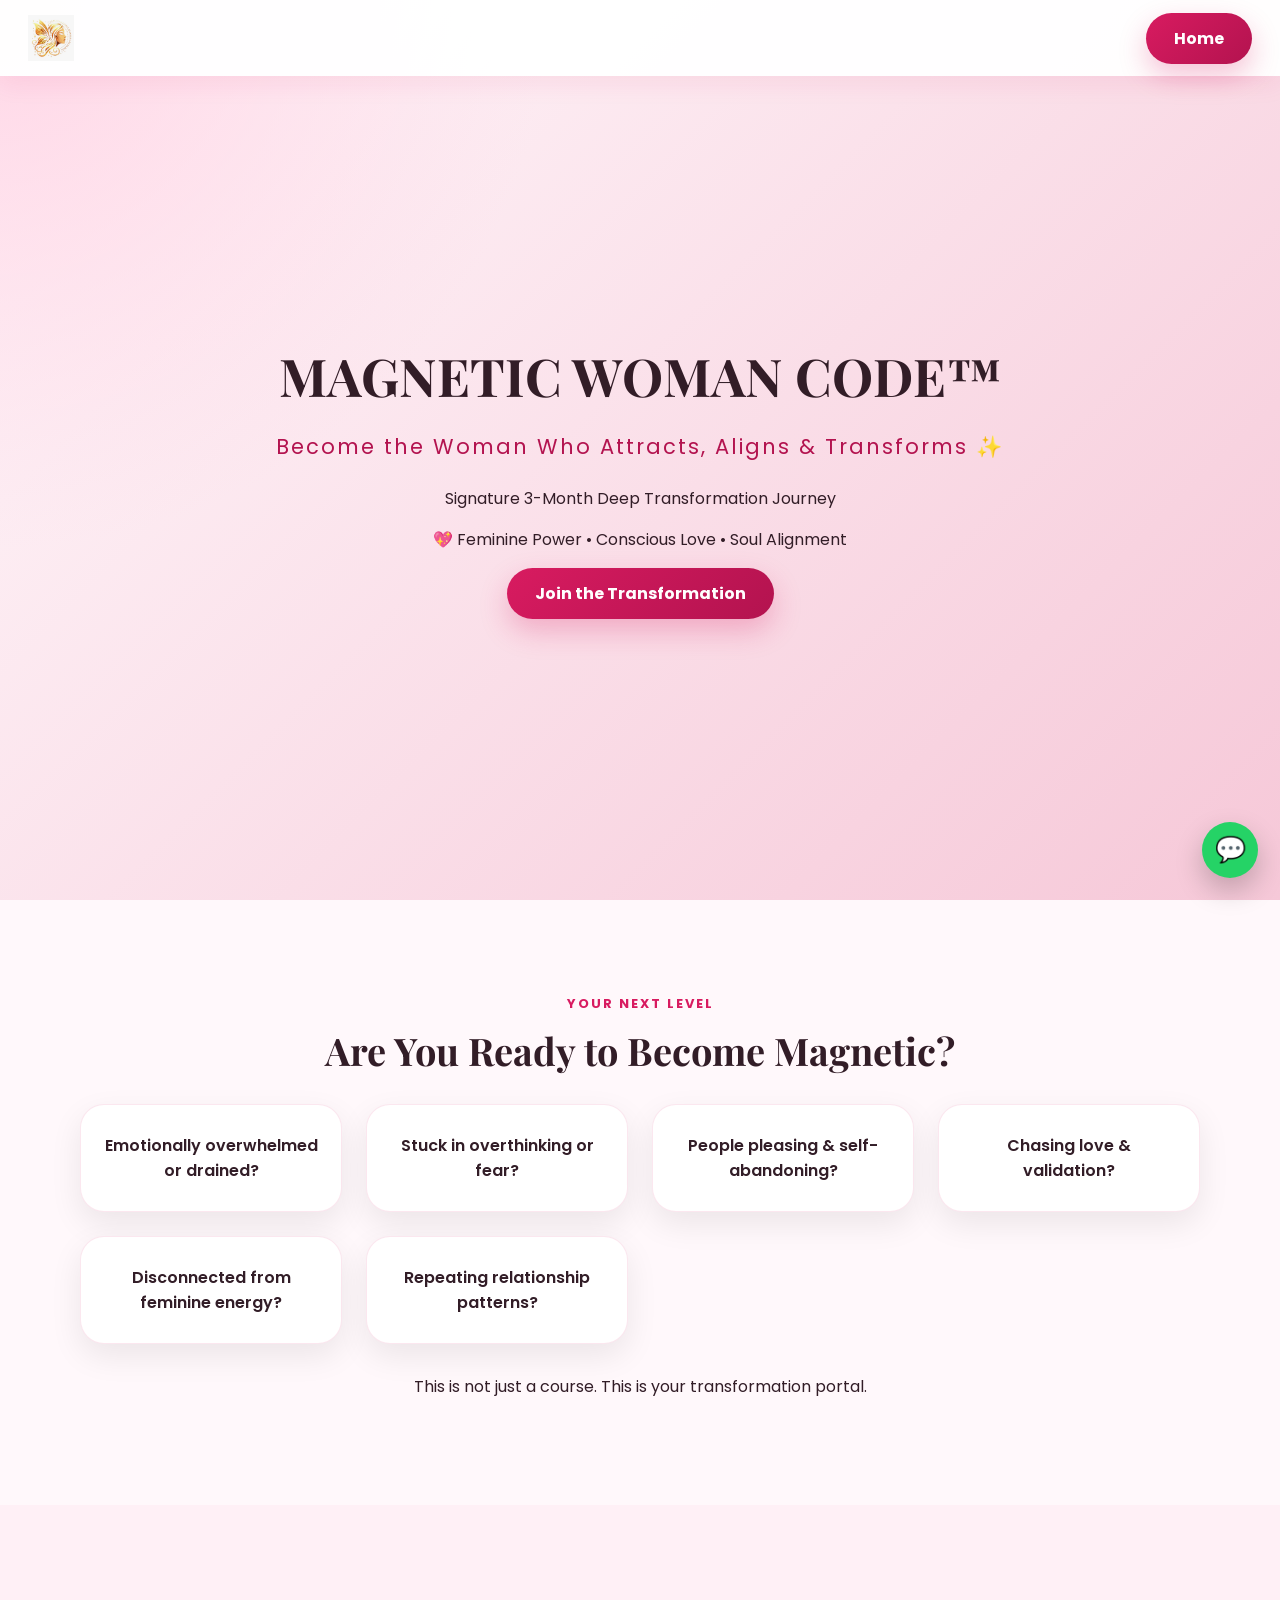
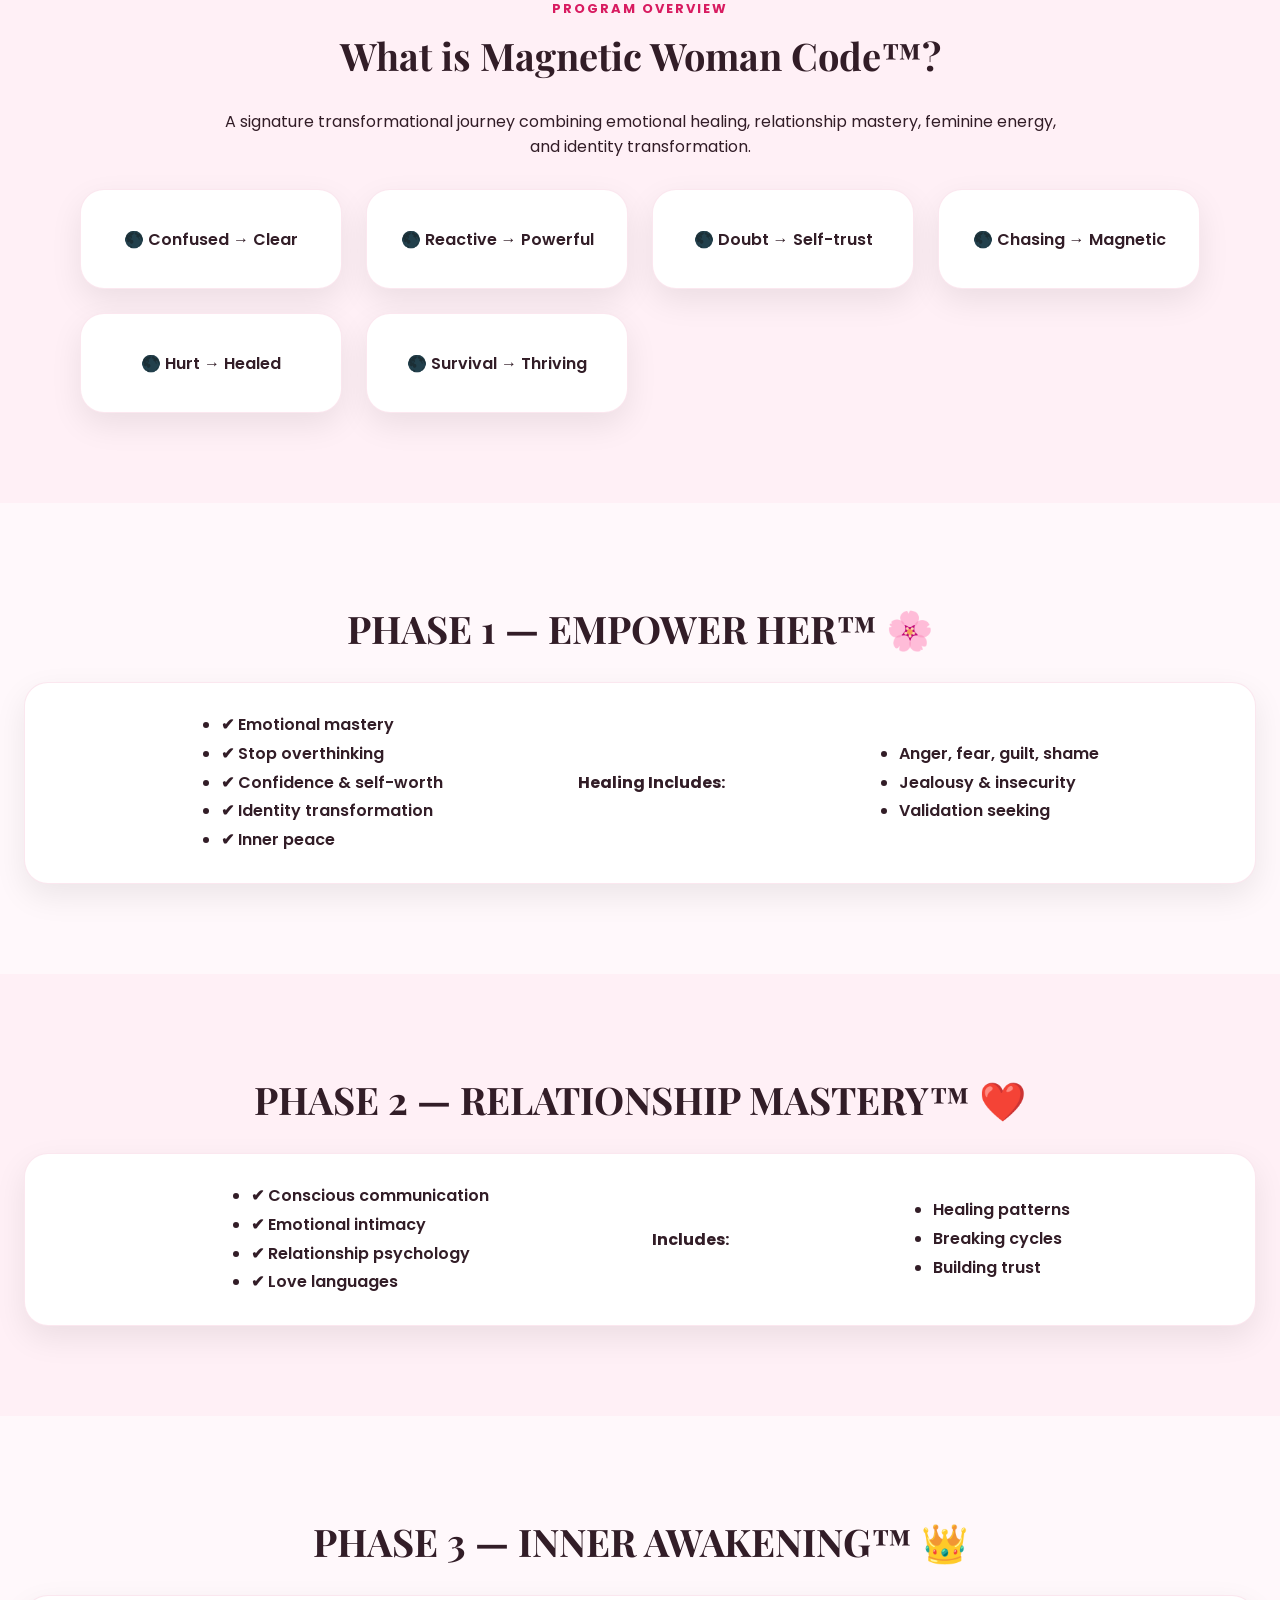
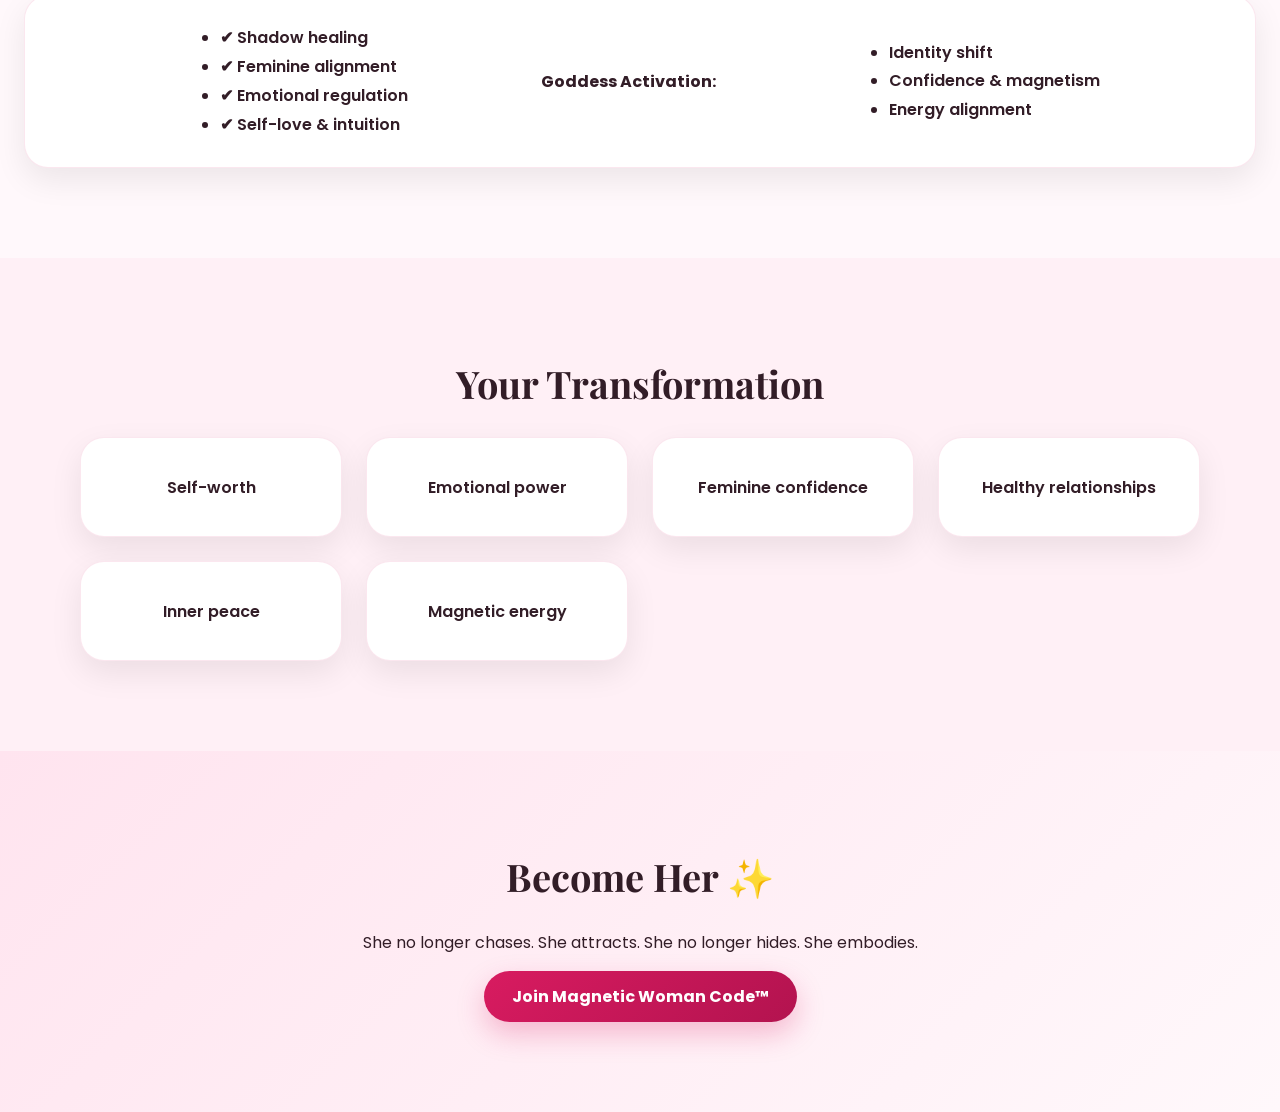
<file: services/magnetic.html>
<!DOCTYPE html>
<html lang="en">
<head>
<meta charset="UTF-8">
<meta name="viewport" content="width=device-width, initial-scale=1.0">

<title>Magnetic Woman Code™</title>

<link href="https://fonts.googleapis.com/css2?family=Playfair+Display:wght@600;700&family=Poppins:wght@300;400;600&display=swap" rel="stylesheet">
<link rel="stylesheet" href="../style.css">

</head>

<body>

<header class="navbar">
  <img src="../images/logo-main.png" class="logo">
  <a href="../index.html" class="btn">Home</a>
</header>

<!-- HERO -->
<section class="hero">
  <div class="hero-overlay"></div>

  <div class="hero-inner reveal">
    <h1>MAGNETIC WOMAN CODE™</h1>
    <p class="tagline">Become the Woman Who Attracts, Aligns & Transforms ✨</p>
    <p>Signature 3-Month Deep Transformation Journey</p>

    <p class="price">💖 Feminine Power • Conscious Love • Soul Alignment</p>

    <a href="../index.html#booking" class="btn">Join the Transformation</a>
  </div>
</section>

<!-- INTRO -->
<section class="section reveal">
  <span class="section-label">Your Next Level</span>
  <h2>Are You Ready to Become Magnetic?</h2>

  <div class="grid">
    <div class="card">Emotionally overwhelmed or drained?</div>
    <div class="card">Stuck in overthinking or fear?</div>
    <div class="card">People pleasing & self-abandoning?</div>
    <div class="card">Chasing love & validation?</div>
    <div class="card">Disconnected from feminine energy?</div>
    <div class="card">Repeating relationship patterns?</div>
  </div>

  <p style="margin-top:30px;">
    This is not just a course. This is your transformation portal.
  </p>
</section>

<!-- WHAT IS -->
<section class="section alt reveal">
  <span class="section-label">Program Overview</span>
  <h2>What is Magnetic Woman Code™?</h2>

  <p style="max-width:850px;margin:auto;">
    A signature transformational journey combining emotional healing, relationship mastery, feminine energy, and identity transformation.
  </p>

  <div class="grid" style="margin-top:30px;">
    <div class="card">🌑 Confused → Clear</div>
    <div class="card">🌑 Reactive → Powerful</div>
    <div class="card">🌑 Doubt → Self-trust</div>
    <div class="card">🌑 Chasing → Magnetic</div>
    <div class="card">🌑 Hurt → Healed</div>
    <div class="card">🌑 Survival → Thriving</div>
  </div>
</section>

<!-- PHASE 1 -->
<section class="section reveal">
  <h2>PHASE 1 — EMPOWER HER™ 🌸</h2>

  <div class="card">
    <ul class="list">
      <li>✔ Emotional mastery</li>
      <li>✔ Stop overthinking</li>
      <li>✔ Confidence & self-worth</li>
      <li>✔ Identity transformation</li>
      <li>✔ Inner peace</li>
    </ul>

    <p><b>Healing Includes:</b></p>
    <ul class="list">
      <li>Anger, fear, guilt, shame</li>
      <li>Jealousy & insecurity</li>
      <li>Validation seeking</li>
    </ul>
  </div>
</section>

<!-- PHASE 2 -->
<section class="section alt reveal">
  <h2>PHASE 2 — RELATIONSHIP MASTERY™ ❤️</h2>

  <div class="card">
    <ul class="list">
      <li>✔ Conscious communication</li>
      <li>✔ Emotional intimacy</li>
      <li>✔ Relationship psychology</li>
      <li>✔ Love languages</li>
    </ul>

    <p><b>Includes:</b></p>
    <ul class="list">
      <li>Healing patterns</li>
      <li>Breaking cycles</li>
      <li>Building trust</li>
    </ul>
  </div>
</section>

<!-- PHASE 3 -->
<section class="section reveal">
  <h2>PHASE 3 — INNER AWAKENING™ 👑</h2>

  <div class="card">
    <ul class="list">
      <li>✔ Shadow healing</li>
      <li>✔ Feminine alignment</li>
      <li>✔ Emotional regulation</li>
      <li>✔ Self-love & intuition</li>
    </ul>

    <p><b>Goddess Activation:</b></p>
    <ul class="list">
      <li>Identity shift</li>
      <li>Confidence & magnetism</li>
      <li>Energy alignment</li>
    </ul>
  </div>
</section>

<!-- TRANSFORMATION -->
<section class="section alt reveal">
  <h2>Your Transformation</h2>

  <div class="grid">
    <div class="card">Self-worth</div>
    <div class="card">Emotional power</div>
    <div class="card">Feminine confidence</div>
    <div class="card">Healthy relationships</div>
    <div class="card">Inner peace</div>
    <div class="card">Magnetic energy</div>
  </div>
</section>

<!-- CTA -->
<section class="section booking-section reveal">
  <h2>Become Her ✨</h2>

  <p>
    She no longer chases. She attracts.  
    She no longer hides. She embodies.
  </p>

  <a href="../index.html#booking" class="btn">Join Magnetic Woman Code™</a>
</section>

<a href="https://wa.me/919711771383" class="whatsapp">💬</a>

<script src="../script.js"></script>

</body>
</html>
</file>
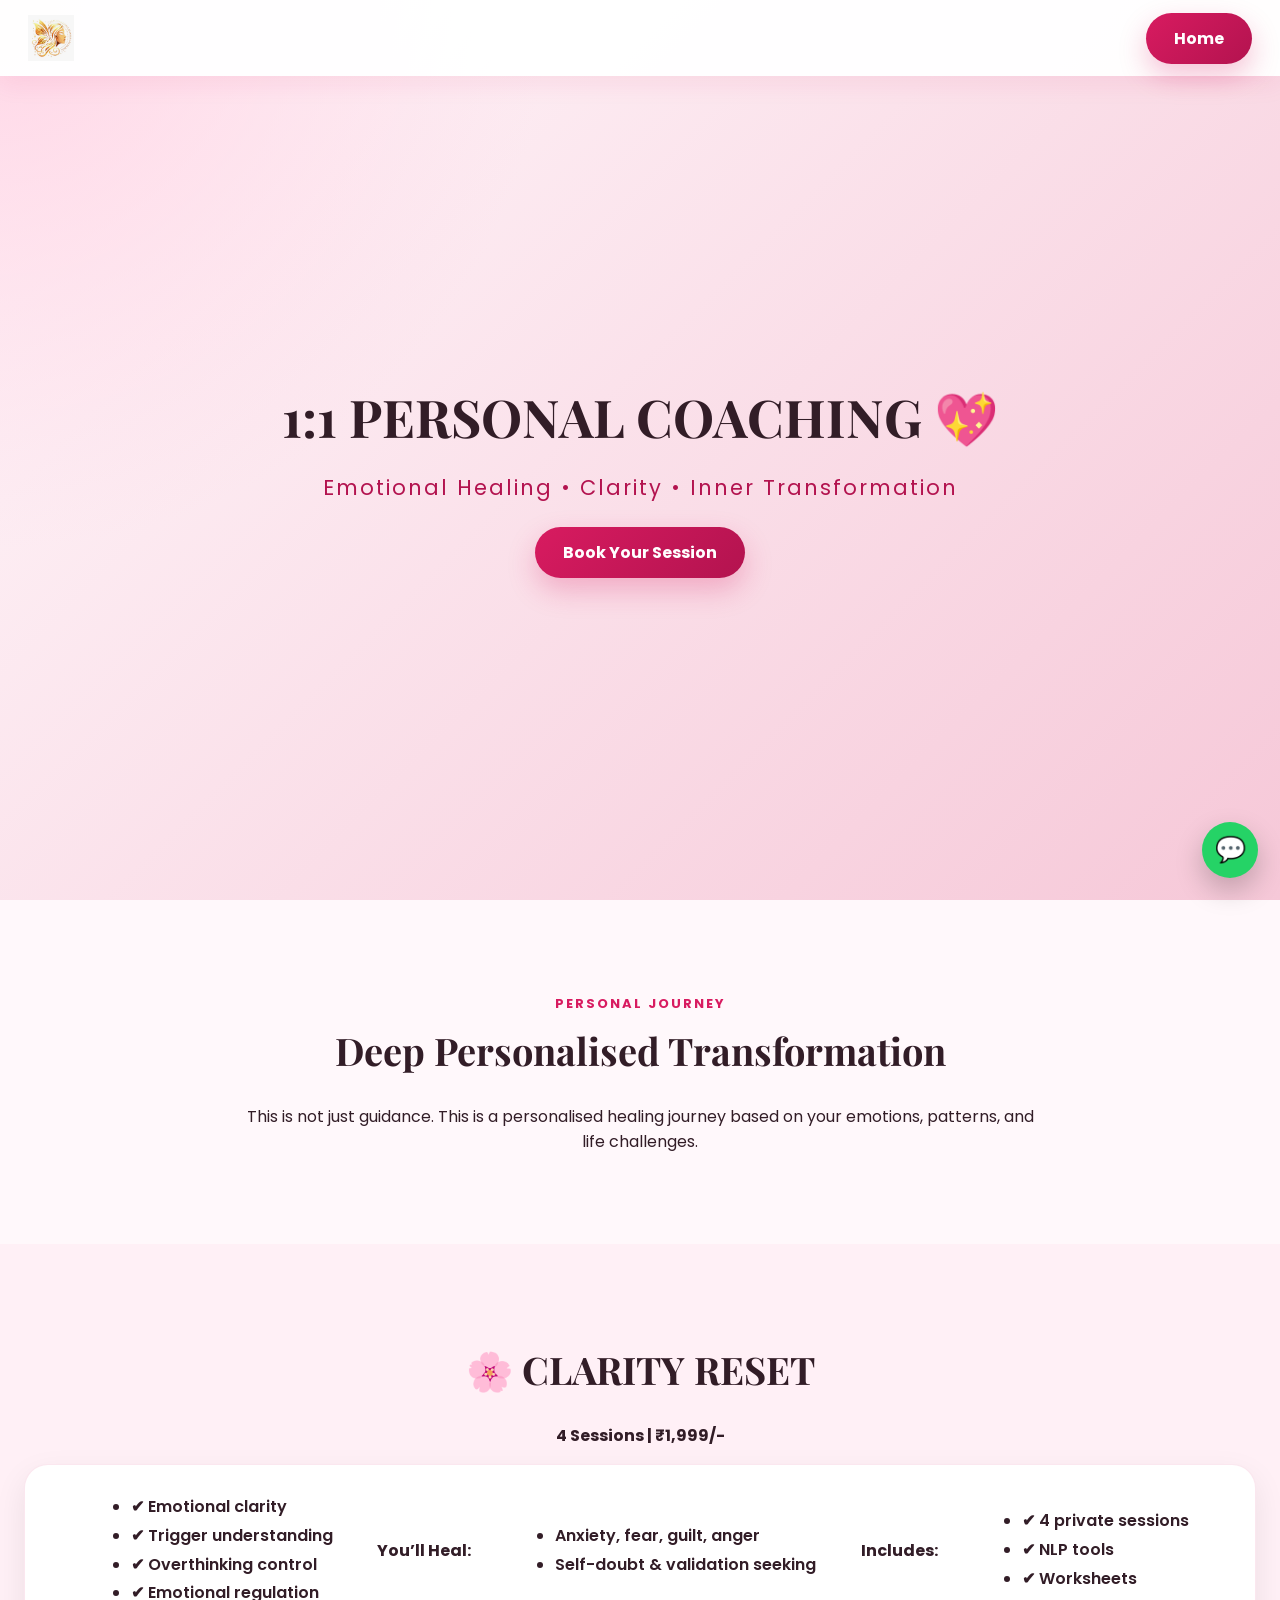
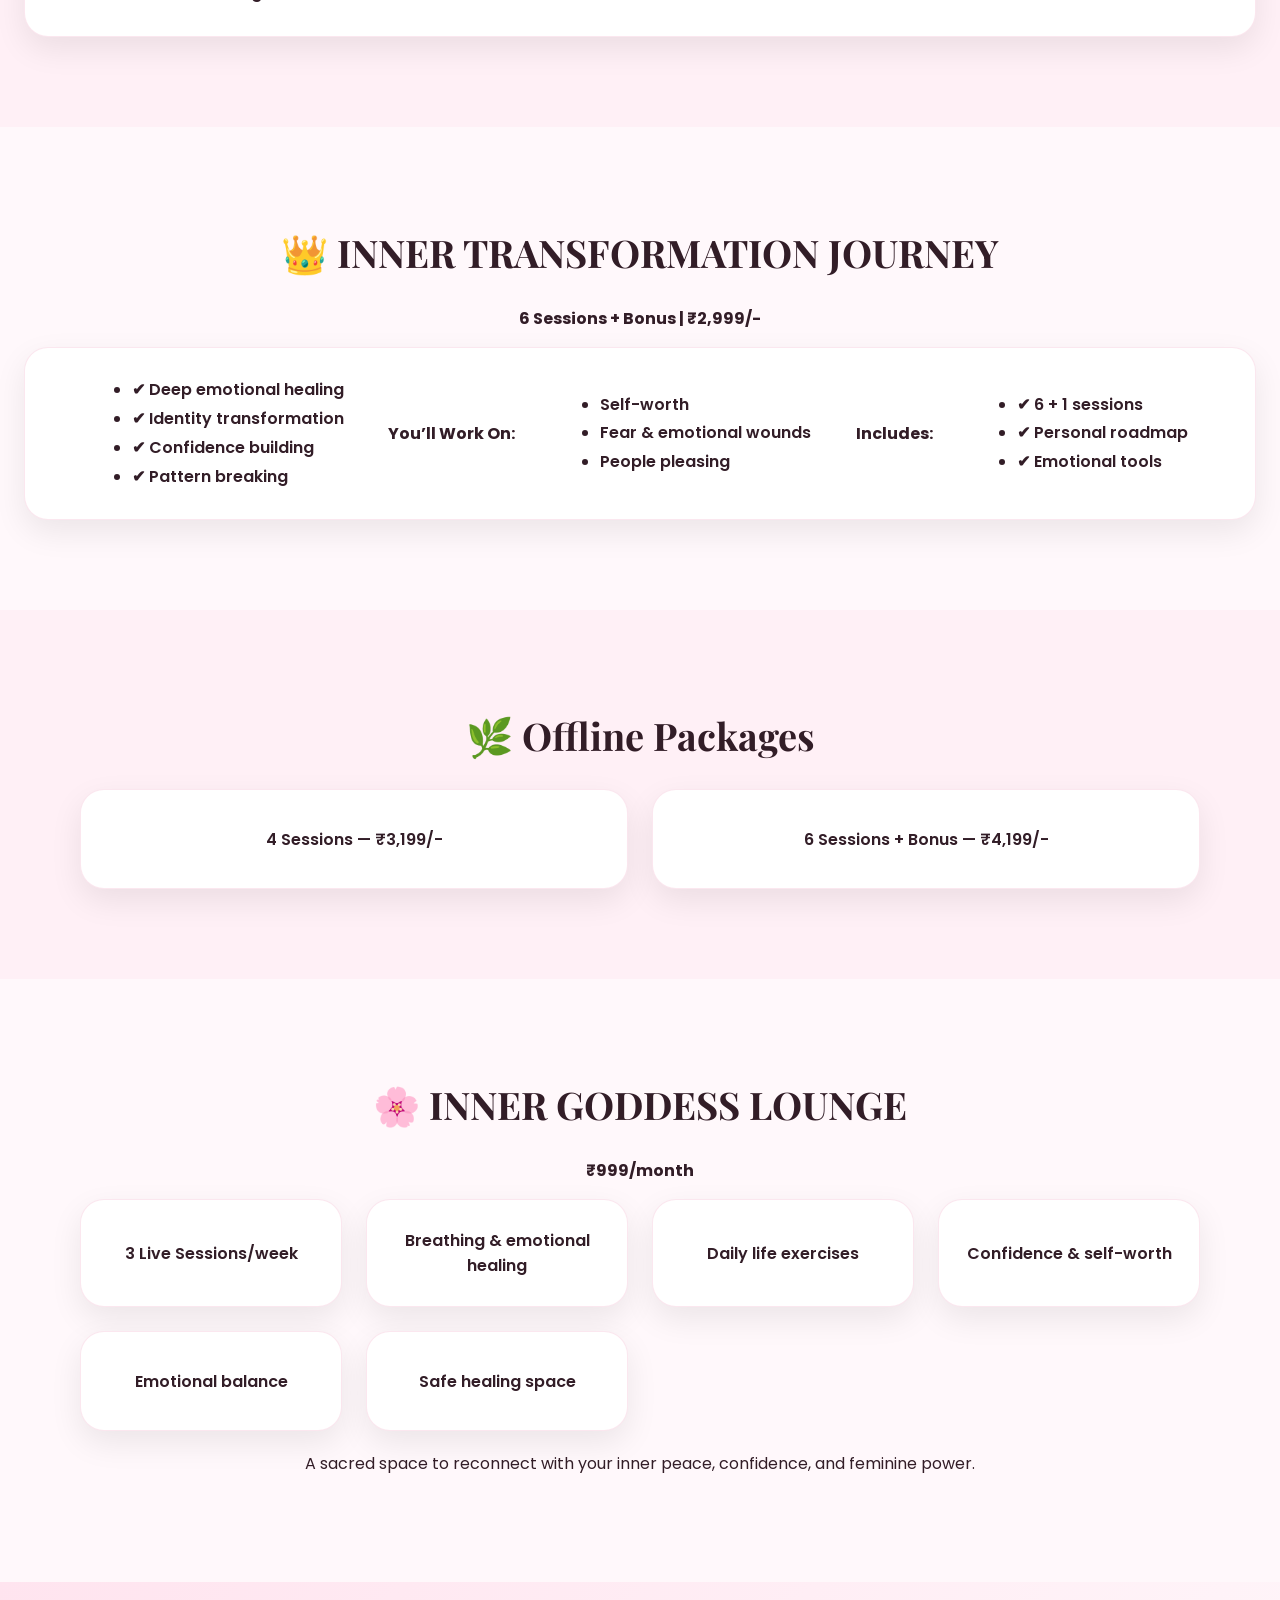
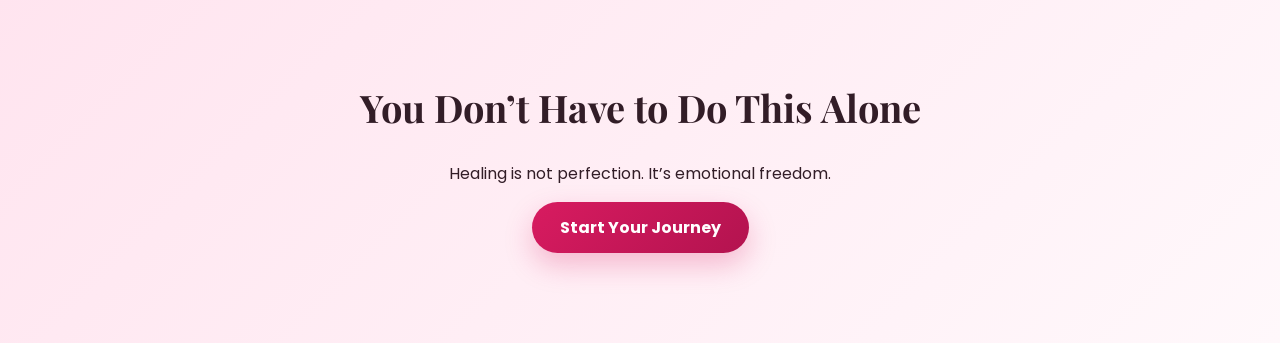
<file: services/personal-coach.html>
<!DOCTYPE html>
<html lang="en">
<head>
<meta charset="UTF-8">
<meta name="viewport" content="width=device-width, initial-scale=1.0">

<title>1:1 Personal Coaching</title>

<link href="https://fonts.googleapis.com/css2?family=Playfair+Display:wght@600;700&family=Poppins:wght@300;400;600&display=swap" rel="stylesheet">
<link rel="stylesheet" href="../style.css">

</head>

<body>

<header class="navbar">
  <img src="../images/logo-main.png" class="logo">
  <a href="../index.html" class="btn">Home</a>
</header>

<!-- HERO -->
<section class="hero">
  <div class="hero-overlay"></div>

  <div class="hero-inner reveal">
    <h1>1:1 PERSONAL COACHING 💖</h1>
    <p class="tagline">Emotional Healing • Clarity • Inner Transformation</p>

    <a href="../index.html#booking" class="btn">Book Your Session</a>
  </div>
</section>

<!-- INTRO -->
<section class="section reveal">
  <span class="section-label">Personal Journey</span>
  <h2>Deep Personalised Transformation</h2>

  <p style="max-width:800px;margin:auto;">
    This is not just guidance.  
    This is a personalised healing journey based on your emotions, patterns, and life challenges.
  </p>
</section>

<!-- PACKAGE 1 -->
<section class="section alt reveal">
  <h2>🌸 CLARITY RESET</h2>
  <p><b>4 Sessions | ₹1,999/-</b></p>

  <div class="card">
    <ul class="list">
      <li>✔ Emotional clarity</li>
      <li>✔ Trigger understanding</li>
      <li>✔ Overthinking control</li>
      <li>✔ Emotional regulation</li>
    </ul>

    <p><b>You’ll Heal:</b></p>
    <ul class="list">
      <li>Anxiety, fear, guilt, anger</li>
      <li>Self-doubt & validation seeking</li>
    </ul>

    <p><b>Includes:</b></p>
    <ul class="list">
      <li>✔ 4 private sessions</li>
      <li>✔ NLP tools</li>
      <li>✔ Worksheets</li>
    </ul>
  </div>
</section>

<!-- PACKAGE 2 -->
<section class="section reveal">
  <h2>👑 INNER TRANSFORMATION JOURNEY</h2>
  <p><b>6 Sessions + Bonus | ₹2,999/-</b></p>

  <div class="card">
    <ul class="list">
      <li>✔ Deep emotional healing</li>
      <li>✔ Identity transformation</li>
      <li>✔ Confidence building</li>
      <li>✔ Pattern breaking</li>
    </ul>

    <p><b>You’ll Work On:</b></p>
    <ul class="list">
      <li>Self-worth</li>
      <li>Fear & emotional wounds</li>
      <li>People pleasing</li>
    </ul>

    <p><b>Includes:</b></p>
    <ul class="list">
      <li>✔ 6 + 1 sessions</li>
      <li>✔ Personal roadmap</li>
      <li>✔ Emotional tools</li>
    </ul>
  </div>
</section>

<!-- OFFLINE -->
<section class="section alt reveal">
  <h2>🌿 Offline Packages</h2>

  <div class="grid">
    <div class="card">4 Sessions — ₹3,199/-</div>
    <div class="card">6 Sessions + Bonus — ₹4,199/-</div>
  </div>
</section>

<!-- LOUNGE -->
<section class="section reveal">
  <h2>🌸 INNER GODDESS LOUNGE</h2>
  <p><b>₹999/month</b></p>

  <div class="grid">
    <div class="card">3 Live Sessions/week</div>
    <div class="card">Breathing & emotional healing</div>
    <div class="card">Daily life exercises</div>
    <div class="card">Confidence & self-worth</div>
    <div class="card">Emotional balance</div>
    <div class="card">Safe healing space</div>
  </div>

  <p style="margin-top:20px;">
    A sacred space to reconnect with your inner peace, confidence, and feminine power.
  </p>
</section>

<!-- CTA -->
<section class="section booking-section reveal">
  <h2>You Don’t Have to Do This Alone</h2>

  <p>
    Healing is not perfection.  
    It’s emotional freedom.
  </p>

  <a href="../index.html#booking" class="btn">Start Your Journey</a>
</section>

<a href="https://wa.me/919711771383" class="whatsapp">💬</a>

<script src="../script.js"></script>

</body>
</html>
</file>
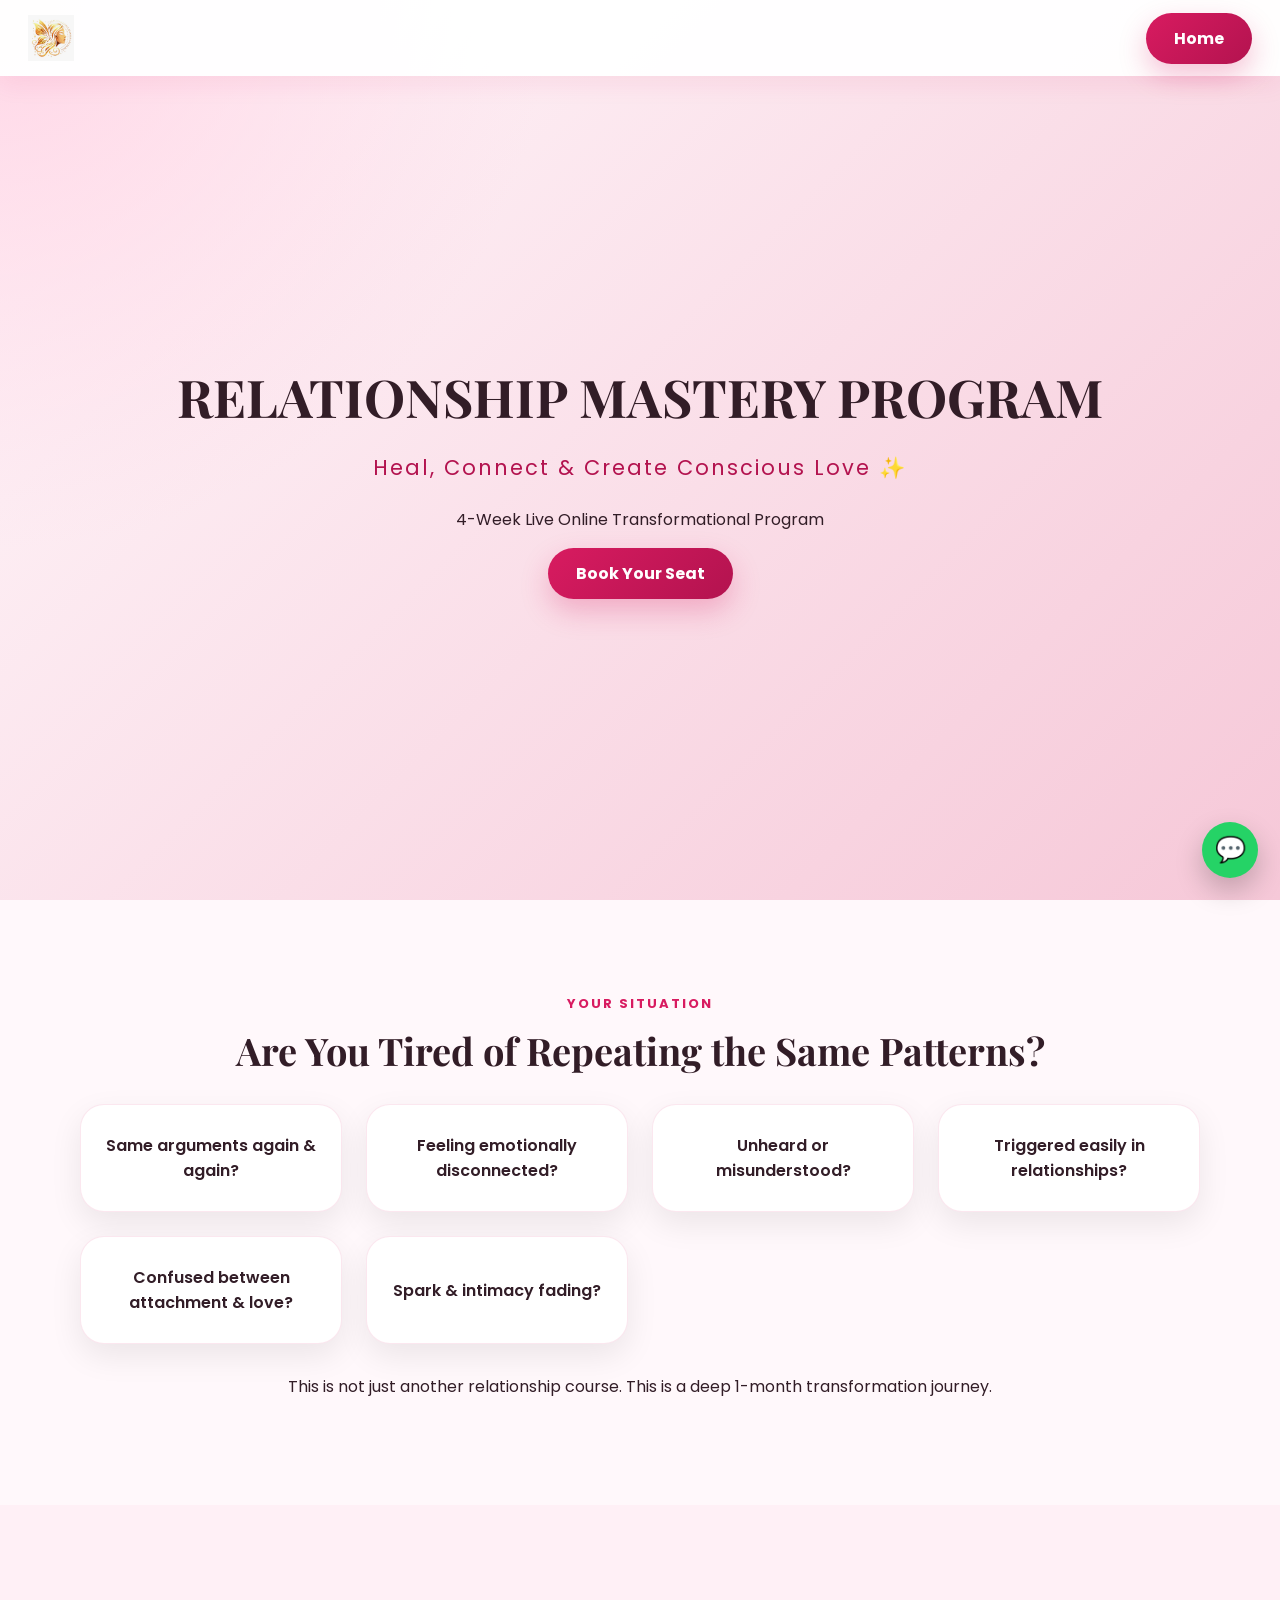
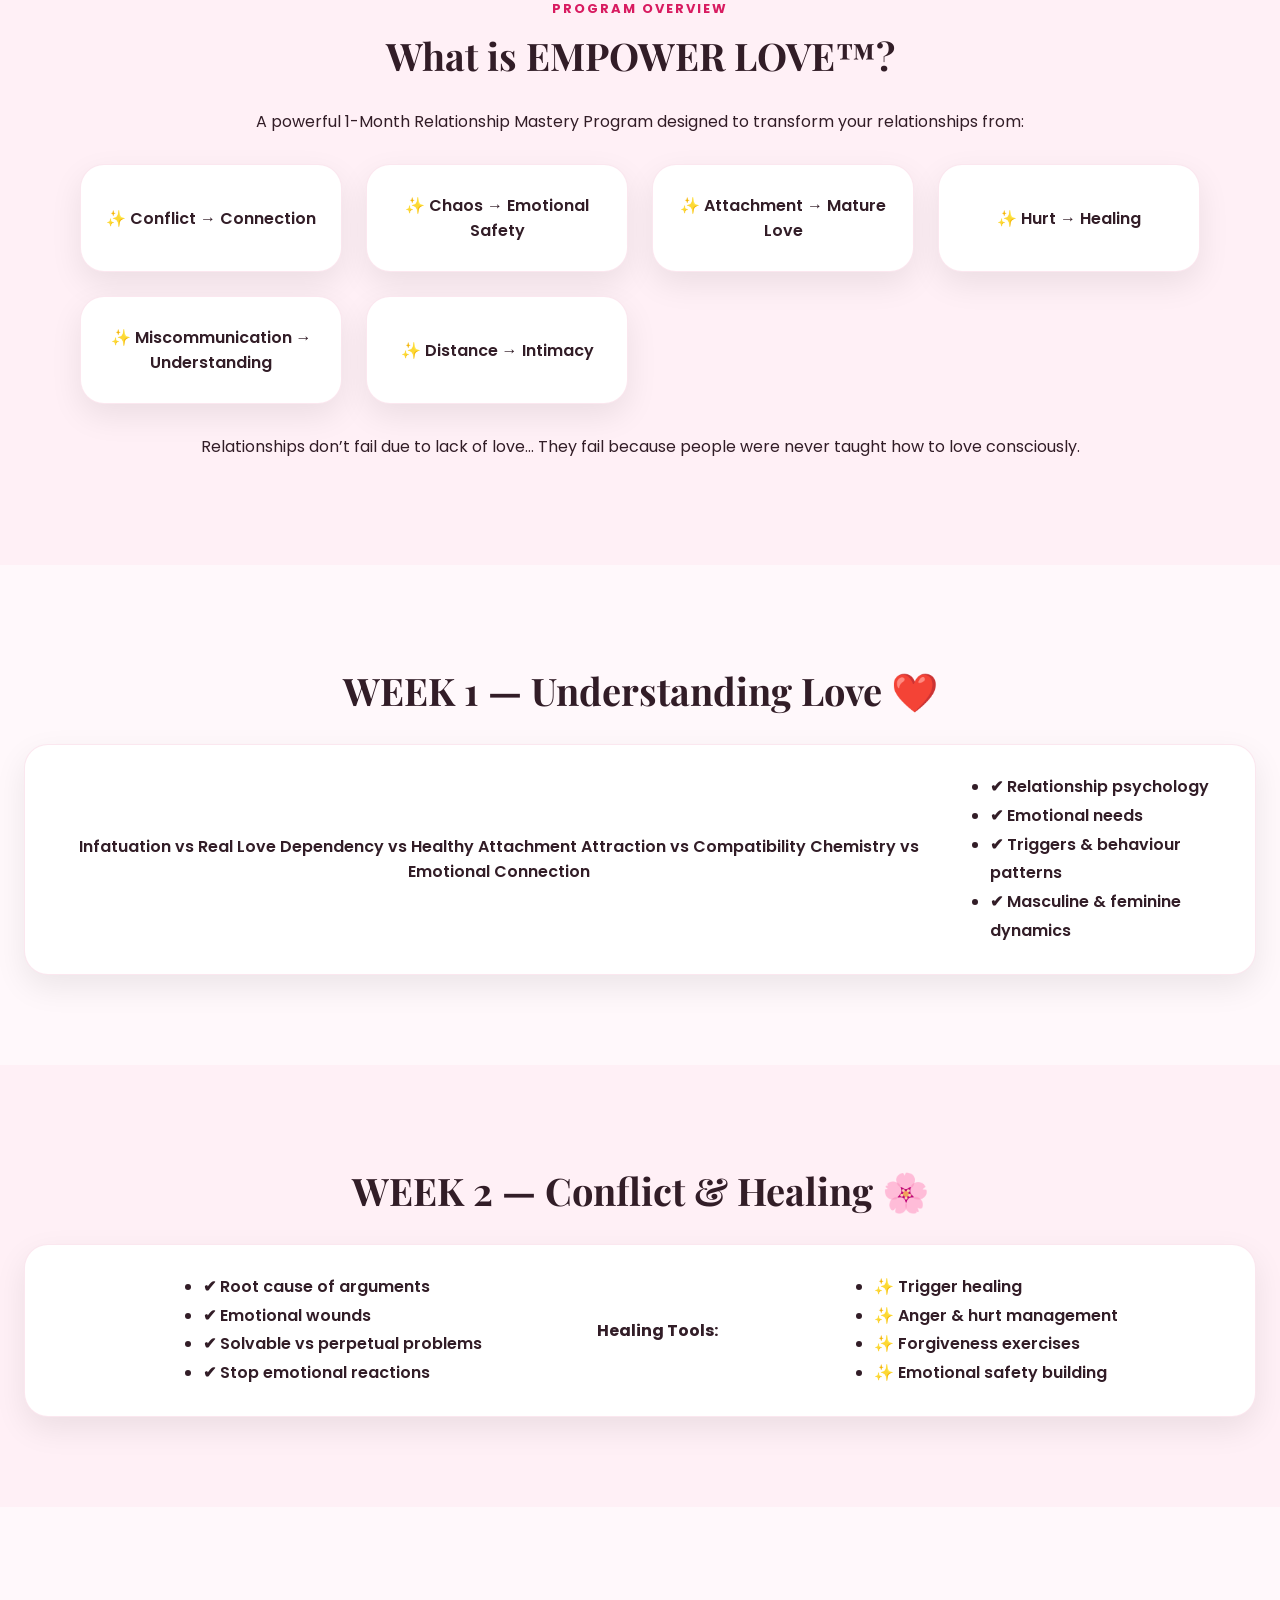
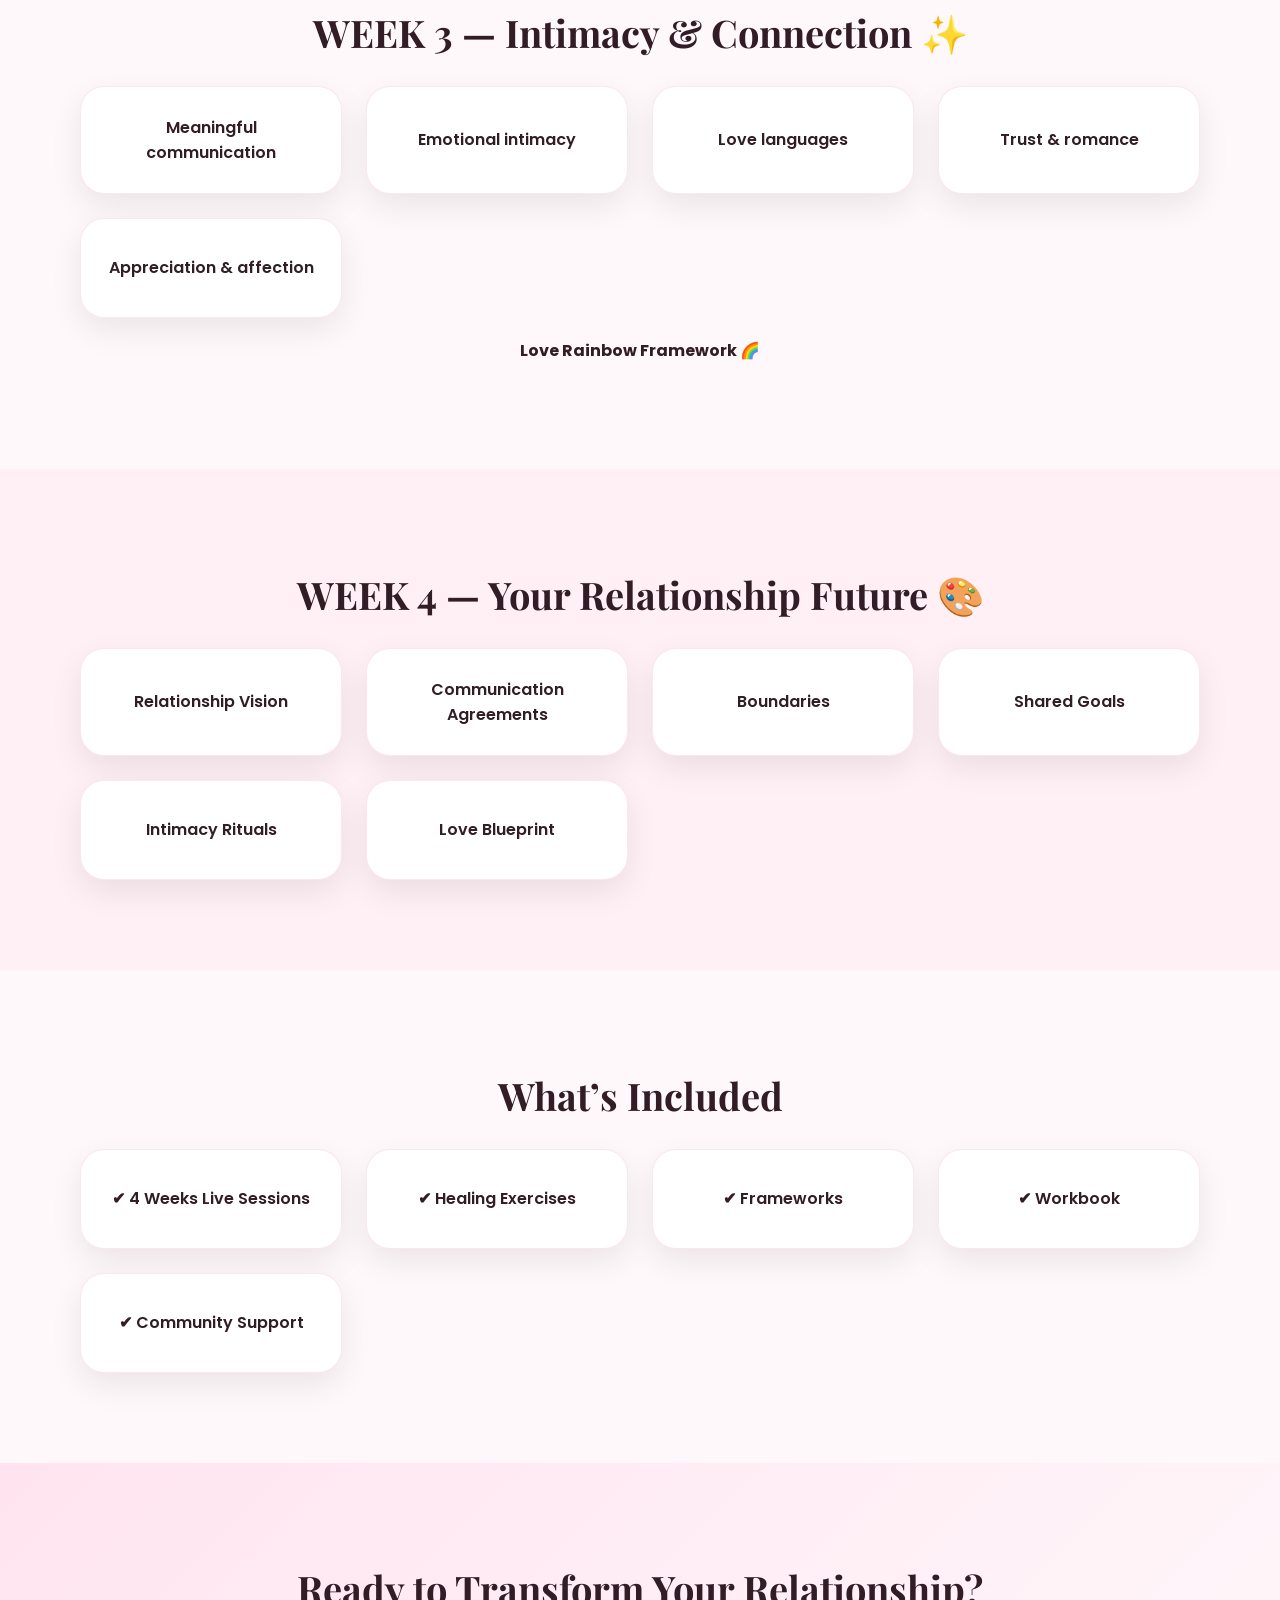
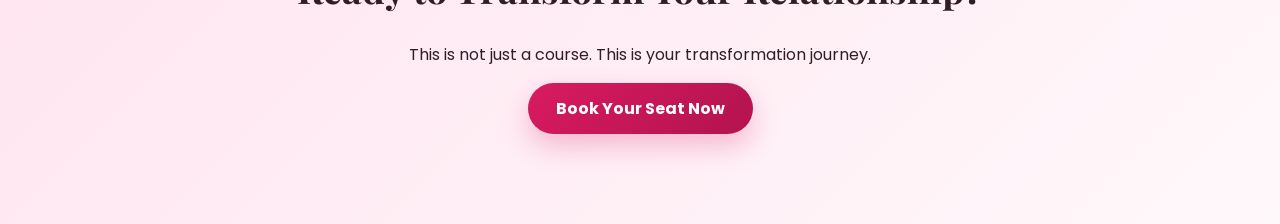
<file: services/relationship.html>
<!DOCTYPE html>
<html lang="en">
<head>
<meta charset="UTF-8">
<meta name="viewport" content="width=device-width, initial-scale=1.0">

<title>Relationship Mastery Program</title>

<link href="https://fonts.googleapis.com/css2?family=Playfair+Display:wght@600;700&family=Poppins:wght@300;400;600&display=swap" rel="stylesheet">
<link rel="stylesheet" href="../style.css">

</head>

<body>

<header class="navbar">
  <img src="../images/logo-main.png" class="logo">
  <a href="../index.html" class="btn">Home</a>
</header>

<!-- HERO -->
<section class="hero">
  <div class="hero-overlay"></div>

  <div class="hero-inner reveal">
    <h1>RELATIONSHIP MASTERY PROGRAM</h1>
    <p class="tagline">Heal, Connect & Create Conscious Love ✨</p>
    <p>4-Week Live Online Transformational Program</p>

    <a href="../index.html#booking" class="btn">Book Your Seat</a>
  </div>
</section>

<!-- PROBLEM -->
<section class="section reveal">
  <span class="section-label">Your Situation</span>
  <h2>Are You Tired of Repeating the Same Patterns?</h2>

  <div class="grid">
    <div class="card">Same arguments again & again?</div>
    <div class="card">Feeling emotionally disconnected?</div>
    <div class="card">Unheard or misunderstood?</div>
    <div class="card">Triggered easily in relationships?</div>
    <div class="card">Confused between attachment & love?</div>
    <div class="card">Spark & intimacy fading?</div>
  </div>

  <p style="margin-top:30px;">
    This is not just another relationship course.  
    This is a deep 1-month transformation journey.
  </p>
</section>

<!-- WHAT IS -->
<section class="section alt reveal">
  <span class="section-label">Program Overview</span>
  <h2>What is EMPOWER LOVE™?</h2>

  <p style="max-width:850px;margin:auto;">
    A powerful 1-Month Relationship Mastery Program designed to transform your relationships from:
  </p>

  <div class="grid" style="margin-top:30px;">
    <div class="card">✨ Conflict → Connection</div>
    <div class="card">✨ Chaos → Emotional Safety</div>
    <div class="card">✨ Attachment → Mature Love</div>
    <div class="card">✨ Hurt → Healing</div>
    <div class="card">✨ Miscommunication → Understanding</div>
    <div class="card">✨ Distance → Intimacy</div>
  </div>

  <p style="margin-top:30px;">
    Relationships don’t fail due to lack of love…  
    They fail because people were never taught how to love consciously.
  </p>
</section>

<!-- WEEK 1 -->
<section class="section reveal">
  <h2>WEEK 1 — Understanding Love ❤️</h2>

  <div class="card">
    <p>
      Infatuation vs Real Love  
      Dependency vs Healthy Attachment  
      Attraction vs Compatibility  
      Chemistry vs Emotional Connection
    </p>

    <ul class="list">
      <li>✔ Relationship psychology</li>
      <li>✔ Emotional needs</li>
      <li>✔ Triggers & behaviour patterns</li>
      <li>✔ Masculine & feminine dynamics</li>
    </ul>
  </div>
</section>

<!-- WEEK 2 -->
<section class="section alt reveal">
  <h2>WEEK 2 — Conflict & Healing 🌸</h2>

  <div class="card">
    <ul class="list">
      <li>✔ Root cause of arguments</li>
      <li>✔ Emotional wounds</li>
      <li>✔ Solvable vs perpetual problems</li>
      <li>✔ Stop emotional reactions</li>
    </ul>

    <p><b>Healing Tools:</b></p>
    <ul class="list">
      <li>✨ Trigger healing</li>
      <li>✨ Anger & hurt management</li>
      <li>✨ Forgiveness exercises</li>
      <li>✨ Emotional safety building</li>
    </ul>
  </div>
</section>

<!-- WEEK 3 -->
<section class="section reveal">
  <h2>WEEK 3 — Intimacy & Connection ✨</h2>

  <div class="grid">
    <div class="card">Meaningful communication</div>
    <div class="card">Emotional intimacy</div>
    <div class="card">Love languages</div>
    <div class="card">Trust & romance</div>
    <div class="card">Appreciation & affection</div>
  </div>

  <p style="margin-top:20px;"><b>Love Rainbow Framework 🌈</b></p>
</section>

<!-- WEEK 4 -->
<section class="section alt reveal">
  <h2>WEEK 4 — Your Relationship Future 🎨</h2>

  <div class="grid">
    <div class="card">Relationship Vision</div>
    <div class="card">Communication Agreements</div>
    <div class="card">Boundaries</div>
    <div class="card">Shared Goals</div>
    <div class="card">Intimacy Rituals</div>
    <div class="card">Love Blueprint</div>
  </div>
</section>

<!-- INCLUDED -->
<section class="section reveal">
  <h2>What’s Included</h2>

  <div class="grid">
    <div class="card">✔ 4 Weeks Live Sessions</div>
    <div class="card">✔ Healing Exercises</div>
    <div class="card">✔ Frameworks</div>
    <div class="card">✔ Workbook</div>
    <div class="card">✔ Community Support</div>
  </div>
</section>

<!-- CTA -->
<section class="section booking-section reveal">
  <h2>Ready to Transform Your Relationship?</h2>

  <p>This is not just a course. This is your transformation journey.</p>

  <a href="../index.html#booking" class="btn">Book Your Seat Now</a>
</section>

<a href="https://wa.me/919711771383" class="whatsapp">💬</a>

<script src="../script.js"></script>

</body>
</html>
</file>
<file: style.css>
*{
  box-sizing:border-box;
}

html{
  scroll-behavior:smooth;
}

body{
  margin:0;
  font-family:'Poppins', sans-serif;
  color:#321d27;
  background:#fff8fb;
}

/* NAVBAR */
.navbar{
  position:fixed;
  top:0;
  left:0;
  width:100%;
  height:76px;
  padding:14px 28px;
  background:rgba(255,255,255,0.96);
  display:flex;
  justify-content:space-between;
  align-items:center;
  z-index:9999;
  box-shadow:0 8px 25px rgba(216,27,96,0.08);
}

.nav-logo,
.logo{
  height:46px;
  max-width:160px;
  object-fit:contain;
  display:block;
}

/* MENU */
.menu-toggle{
  font-size:32px;
  color:#c2185b;
  background:#fff0f6;
  border:1px solid #f3b4cc;
  border-radius:10px;
  padding:4px 12px;
  cursor:pointer;
  z-index:10001;
}

#navLinks{
  position:fixed;
  top:0;
  right:-100%;
  width:280px;
  height:100vh;
  background:linear-gradient(180deg,#fff,#ffe4ef);
  display:flex;
  flex-direction:column;
  padding-top:90px;
  transition:0.35s ease;
  z-index:10000;
  box-shadow:-12px 0 35px rgba(0,0,0,0.14);
}

#navLinks.active{
  right:0;
}

#navLinks a{
  color:#321d27;
  padding:15px 28px;
  text-decoration:none;
  font-weight:600;
}

#navLinks a:hover{
  background:#d81b60;
  color:white;
}

/* HOMEPAGE HERO */
.hero{
  min-height:100vh;
  padding:120px 20px 70px;
  display:flex;
  align-items:center;
  justify-content:center;
  text-align:center;
  background:
    radial-gradient(circle at top left, #ffd6e6 0%, transparent 35%),
    linear-gradient(135deg,#fff8fb,#f6c8d8);
}

.hero-card{
  width:92%;
  max-width:760px;
  background:rgba(255,255,255,0.72);
  border:1px solid rgba(216,27,96,0.14);
  border-radius:32px;
  padding:46px 28px;
  box-shadow:0 25px 70px rgba(216,27,96,0.16);
}

.hero-logo{
  width:145px;
  max-width:160px;
  display:block;
  margin:0 auto 18px;
  position:static;
}

.hero h1{
  font-family:'Playfair Display', serif;
  font-size:52px;
  margin:10px 0;
  color:#321d27;
}

.tagline{
  font-size:21px;
  letter-spacing:2px;
  color:#b3134f;
  margin-bottom:24px;
}

/* SERVICE PAGE FIX */
.service-page{
  padding-top:110px;
  background:#fff8fb;
  min-height:100vh;
}

.service-hero{
  min-height:auto;
  padding:120px 20px 80px;
  background:linear-gradient(135deg,#ffe4ef,#fff8fb);
}

.service-hero .hero-inner{
  max-width:900px;
  margin:auto;
  text-align:center;
}

.service-hero h1{
  font-family:'Playfair Display', serif;
  font-size:46px;
  color:#321d27;
}

/* SECTIONS */
.section{
  padding:90px 24px;
  text-align:center;
}

.soft,
.alt{
  background:#fff0f6;
}

.booking,
.booking-section{
  background:linear-gradient(135deg,#ffe4ef,#fff8fb);
}

.label,
.section-label{
  color:#d81b60;
  text-transform:uppercase;
  letter-spacing:2px;
  font-size:13px;
  font-weight:700;
}

.section h2{
  font-family:'Playfair Display', serif;
  font-size:38px;
  margin:10px 0 28px;
}

.section-text{
  max-width:760px;
  margin:0 auto;
  line-height:1.8;
}

.grid{
  max-width:1120px;
  margin:auto;
  display:grid;
  grid-template-columns:repeat(auto-fit,minmax(220px,1fr));
  gap:24px;
}

.card{
  background:white;
  padding:28px 22px;
  border-radius:24px;
  text-decoration:none;
  color:#321d27;
  font-weight:600;
  min-height:100px;
  display:flex;
  align-items:center;
  justify-content:center;
  box-shadow:0 12px 32px rgba(0,0,0,0.08);
  border:1px solid rgba(216,27,96,0.10);
  transition:0.32s ease;
  cursor:pointer;
}

.card:hover{
  transform:translateY(-9px) scale(1.02);
  box-shadow:0 22px 48px rgba(216,27,96,0.18);
  border-color:#d81b60;
}

.highlight{
  background:linear-gradient(135deg,#d81b60,#b3134f);
  color:white;
}

.list{
  text-align:left;
  max-width:760px;
  margin:auto;
  line-height:1.8;
}

/* TRUST BADGES */
.trust{
  background:#fff8fb;
}

.trust-grid{
  max-width:1120px;
  margin:32px auto 0;
  display:grid;
  grid-template-columns:repeat(auto-fit,minmax(220px,1fr));
  gap:20px;
}

.trust-card{
  background:rgba(255,255,255,0.86);
  border:1px solid rgba(216,27,96,0.12);
  border-radius:22px;
  padding:24px 18px;
  box-shadow:0 14px 34px rgba(216,27,96,0.08);
  transition:0.3s ease;
}

.trust-card:hover{
  transform:translateY(-6px);
  box-shadow:0 20px 45px rgba(216,27,96,0.14);
}

.trust-icon{
  font-size:28px;
  margin-bottom:10px;
}

.trust-card h3{
  margin:8px 0;
  font-size:17px;
  color:#321d27;
}

.trust-card p{
  margin:0;
  font-size:14px;
  line-height:1.6;
  color:#5d4652;
}

/* FORMS */
.form{
  max-width:480px;
  margin:0 auto;
  display:flex;
  flex-direction:column;
  gap:14px;
}

.form input,
.form textarea{
  padding:15px 16px;
  border-radius:16px;
  border:1px solid #e7b3c7;
  outline:none;
  font-family:'Poppins', sans-serif;
  font-size:15px;
  background:white;
}

.payment-note{
  max-width:480px;
  margin:12px auto 18px;
  padding:12px 14px;
  border-radius:14px;
  background:rgba(216,27,96,0.08);
  color:#8a1648;
  font-size:14px;
  font-weight:600;
  text-align:center;
  border:1px solid rgba(216,27,96,0.18);
}

/* BUTTONS */
.btn{
  display:inline-block;
  background:linear-gradient(135deg,#d81b60,#b3134f);
  color:white;
  padding:13px 28px;
  border:none;
  border-radius:999px;
  text-decoration:none;
  cursor:pointer;
  font-weight:700;
  box-shadow:0 12px 28px rgba(216,27,96,0.26);
  transition:0.3s ease;
}

.btn:hover{
  transform:translateY(-3px);
}

/* TESTIMONIALS */
.testimonials{
  text-align:center;
  background:#fff;
}

.testimonial-container{
  max-width:1120px;
  display:grid;
  grid-template-columns:repeat(auto-fit,minmax(260px,1fr));
  gap:20px;
  margin:30px auto 0;
}

.testimonial-card{
  background:#fff;
  padding:22px;
  border-radius:20px;
  box-shadow:0 10px 25px rgba(0,0,0,0.05);
  text-align:left;
  transition:all 0.3s ease;
  border:1px solid rgba(216,27,96,0.10);
}

.testimonial-card:hover{
  transform:translateY(-5px);
  box-shadow:0 15px 35px rgba(216,27,96,0.10);
}

.review{
  font-size:14px;
  color:#444;
  margin-bottom:18px;
  line-height:1.6;
}

.user{
  display:flex;
  align-items:center;
  gap:10px;
}

.avatar{
  width:42px;
  height:42px;
  border-radius:50%;
  background:linear-gradient(135deg,#d81b60,#b3134f);
  color:#fff;
  display:flex;
  align-items:center;
  justify-content:center;
  font-weight:700;
}

.user h4{
  margin:0;
  font-size:15px;
}

.user span{
  font-size:12px;
  color:#888;
}

/* CONTACT */
.insta{
  display:inline-flex;
  align-items:center;
  gap:10px;
  margin-top:10px;
  text-decoration:none;
  color:#d81b60;
  font-weight:700;
}

/* WHATSAPP */
.whatsapp{
  position:fixed;
  right:22px;
  bottom:22px;
  width:56px;
  height:56px;
  border-radius:50%;
  background:#25D366;
  color:white;
  display:flex;
  align-items:center;
  justify-content:center;
  text-decoration:none;
  font-size:25px;
  z-index:9999;
  box-shadow:0 12px 28px rgba(0,0,0,0.22);
}

/* FOOTER */
.site-footer{
  width:100%;
  background:#111;
  color:#fff;
  padding:50px 20px 20px;
  margin-top:0;
  overflow:hidden;
}

.site-footer-container{
  max-width:1100px;
  margin:0 auto;
  display:grid;
  grid-template-columns:repeat(auto-fit,minmax(220px,1fr));
  gap:30px;
}

.site-footer h3,
.site-footer h4{
  color:#fff;
  margin-bottom:12px;
}

.site-footer p{
  color:#ccc;
  font-size:14px;
  line-height:1.6;
  margin:6px 0;
}

.site-footer-links a{
  display:block;
  color:#ccc;
  text-decoration:none;
  font-size:14px;
  margin-bottom:8px;
  transition:all 0.3s ease;
}

.site-footer-links a:hover{
  color:#fff;
  transform:translateX(5px);
}

.site-footer-bottom{
  max-width:1100px;
  margin:30px auto 0;
  padding-top:16px;
  border-top:1px solid rgba(255,255,255,0.12);
  text-align:center;
}

.site-footer-bottom p{
  color:#aaa;
  font-size:13px;
  margin:0;
}

/* MOBILE */
@media(max-width:768px){
  .navbar{
    height:70px;
    padding:12px 18px;
  }

  .nav-logo,
  .logo{
    height:42px;
    max-width:140px;
  }

  .hero{
    padding:105px 16px 60px;
  }

  .hero-card{
    padding:36px 20px;
    border-radius:26px;
  }

  .hero h1,
  .service-hero h1{
    font-size:36px;
  }

  .hero-logo{
    width:120px;
  }

  .tagline{
    font-size:17px;
  }

  .section{
    padding:75px 18px;
  }

  .section h2{
    font-size:32px;
  }

  .trust-card,
  .testimonial-card{
    text-align:center;
  }

  .user{
    justify-content:center;
  }

  .site-footer{
    padding:40px 18px 20px;
    text-align:center;
  }

  .site-footer-links a:hover{
    transform:none;
  }

  .whatsapp{
    right:18px;
    bottom:18px;
    width:54px;
    height:54px;
  }
}
</file>
